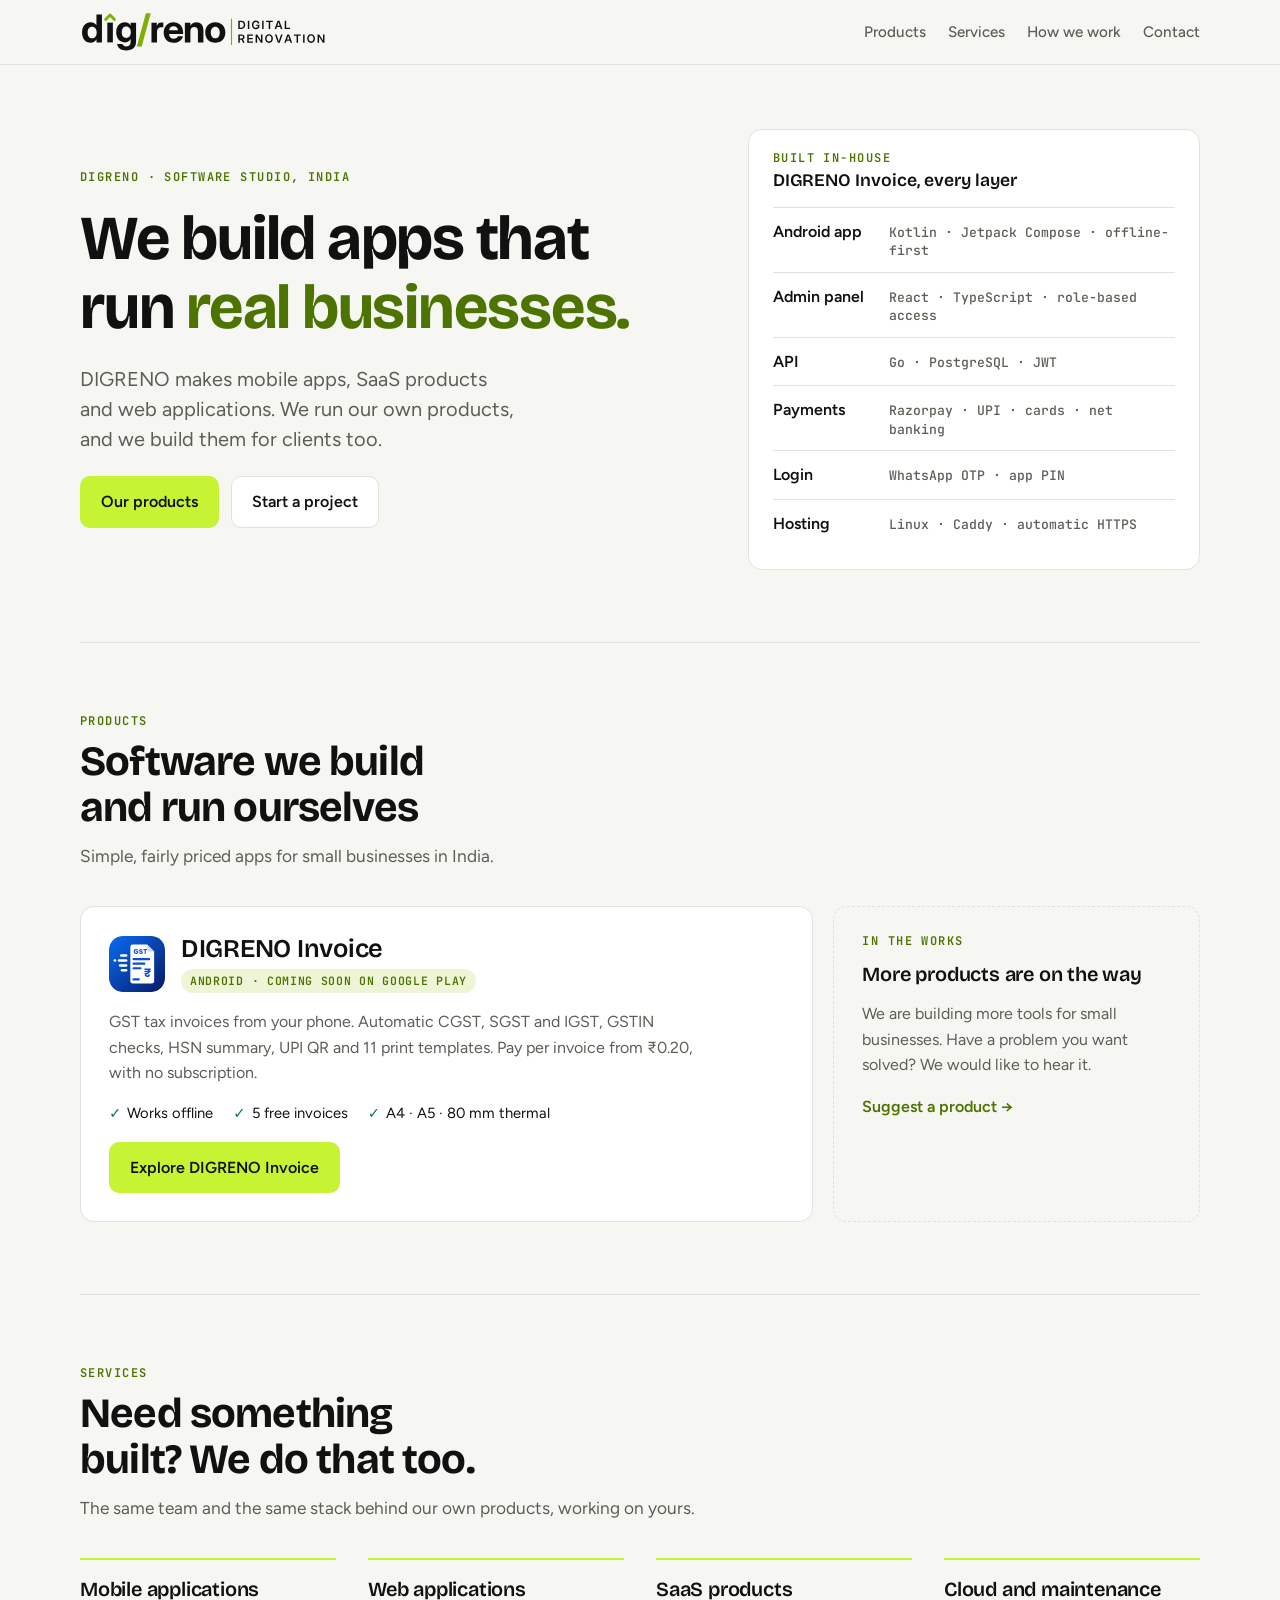
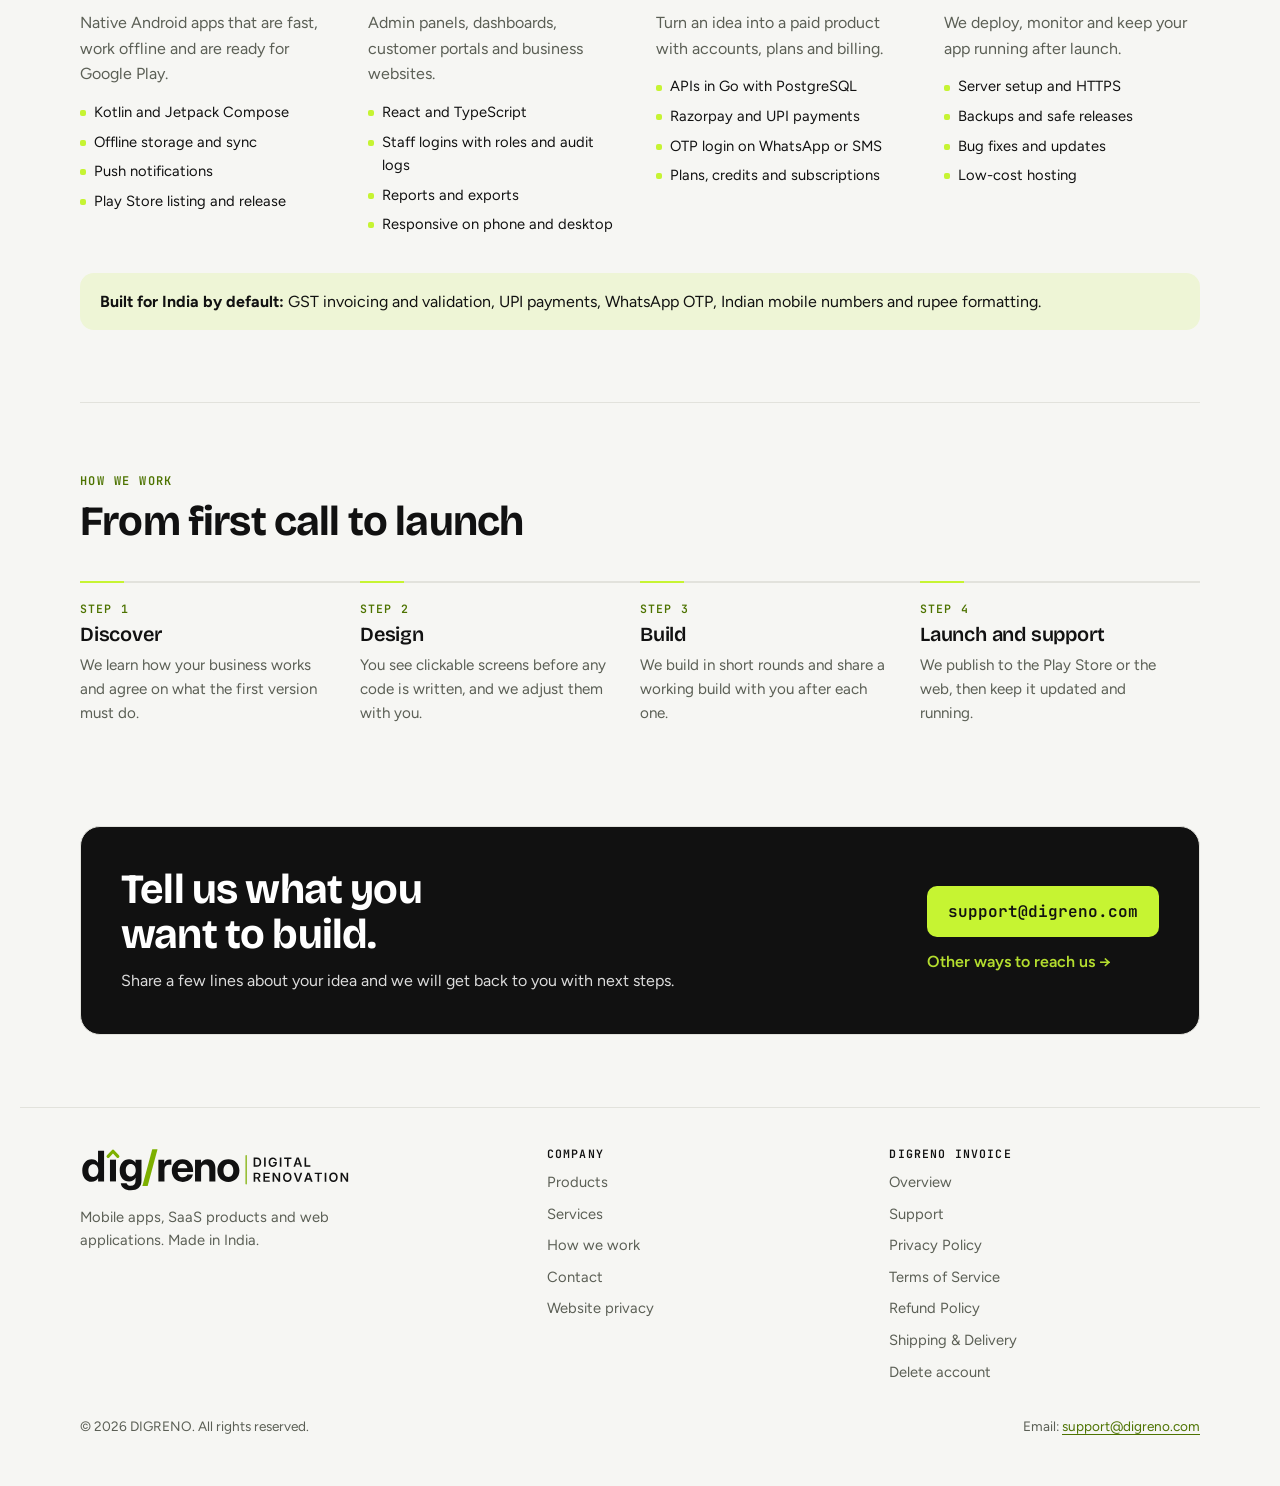
<file: index.html>
<!doctype html>
<html lang="en-IN" class="co">
<head>
<meta charset="utf-8">
<meta name="viewport" content="width=device-width, initial-scale=1, viewport-fit=cover">
<title>DIGRENO</title>
<meta name="description" content="DIGRENO builds mobile apps, SaaS products and web applications for businesses in India. Makers of DIGRENO Invoice.">
<link rel="canonical" href="https://digreno.com/">
<meta name="theme-color" content="#111111">
<meta property="og:type" content="website">
<meta property="og:site_name" content="DIGRENO">
<meta property="og:title" content="DIGRENO">
<meta property="og:description" content="DIGRENO builds mobile apps, SaaS products and web applications for businesses in India. Makers of DIGRENO Invoice.">
<meta property="og:url" content="https://digreno.com/">
<link rel="icon" href="/assets/digreno-mark.svg" type="image/svg+xml">
<link rel="icon" href="/favicon.ico" sizes="any">
<link rel="apple-touch-icon" href="/assets/apple-touch-icon.png">
<meta property="og:image" content="https://digreno.com/assets/og-digreno.png">
<meta property="og:image:width" content="1200">
<meta property="og:image:height" content="630">
<meta name="twitter:card" content="summary_large_image">
<link rel="preconnect" href="https://fonts.googleapis.com"><link rel="preconnect" href="https://fonts.gstatic.com" crossorigin><link rel="stylesheet" href="https://fonts.googleapis.com/css2?family=Bricolage+Grotesque:opsz,wght@12..96,600;12..96,700&family=Figtree:wght@400;500;600;700&family=JetBrains+Mono:wght@500;600;700&display=swap">
<link rel="stylesheet" href="/assets/site.css">
</head>
<body>
<a class="skip" href="#main">Skip to content</a>
<header class="site-header">
  <nav class="wrap nav" aria-label="Main">
    <a class="brand" href="/" aria-label="DigReno home"><img class="brand-logo brand-logo--light" src="/assets/digreno-lockup-light.svg" alt="DigReno, Digital Renovation" width="246" height="40"><img class="brand-logo brand-logo--dark" src="/assets/digreno-lockup-dark.svg" alt="" width="246" height="40"></a>
    <button class="nav-toggle" type="button" aria-expanded="false" aria-controls="nav-links">Menu</button>
    <div class="nav-links" id="nav-links"><a href="/#products">Products</a><a href="/#services">Services</a><a href="/#process">How we work</a><a href="/contact.html">Contact</a></div>
  </nav>
</header>
<main id="main" class="wrap">
  <section class="hero co-hero">
    <div class="hero-copy">
      <span class="eyebrow">DIGRENO · Software studio, India</span>
      <h1>We build apps that run <em>real businesses.</em></h1>
      <p class="lede">DIGRENO makes mobile apps, SaaS products and web applications. We run our own products, and we build them for clients too.</p>
      <div class="hero-actions">
        <a class="btn btn-primary" href="#products">Our products</a>
        <a class="btn btn-ghost" href="#contact">Start a project</a>
      </div>
    </div>

    <figure class="stack" aria-label="What we built for DIGRENO Invoice">
      <figcaption><span class="eyebrow">Built in-house</span><span class="stack-title">DIGRENO Invoice, every layer</span></figcaption>
      <ol class="layers">
        <li><span class="layer-name">Android app</span><span class="layer-tech">Kotlin · Jetpack Compose · offline-first</span></li>
        <li><span class="layer-name">Admin panel</span><span class="layer-tech">React · TypeScript · role-based access</span></li>
        <li><span class="layer-name">API</span><span class="layer-tech">Go · PostgreSQL · JWT</span></li>
        <li><span class="layer-name">Payments</span><span class="layer-tech">Razorpay · UPI · cards · net banking</span></li>
        <li><span class="layer-name">Login</span><span class="layer-tech">WhatsApp OTP · app PIN</span></li>
        <li><span class="layer-name">Hosting</span><span class="layer-tech">Linux · Caddy · automatic HTTPS</span></li>
      </ol>
    </figure>
  </section>

  <section class="band" id="products">
    <div class="section-head">
      <span class="eyebrow">Products</span>
      <h2>Software we build and run ourselves</h2>
      <p>Simple, fairly priced apps for small businesses in India.</p>
    </div>
    <div class="products">
      <article class="product">
        <div class="product-head">
          <img src="/assets/invoice-logo.svg" alt="" width="56" height="56">
          <div>
            <h3>DIGRENO Invoice</h3>
            <span class="status">Android · Coming soon on Google Play</span>
          </div>
        </div>
        <p>GST tax invoices from your phone. Automatic CGST, SGST and IGST, GSTIN checks, HSN summary, UPI QR and 11 print templates. Pay per invoice from ₹0.20, with no subscription.</p>
        <ul class="product-points">
          <li>Works offline</li><li>5 free invoices</li><li>A4 · A5 · 80 mm thermal</li>
        </ul>
        <a class="btn btn-primary" href="/invoice/">Explore DIGRENO Invoice</a>
      </article>
      <article class="product product-next">
        <span class="eyebrow">In the works</span>
        <h3>More products are on the way</h3>
        <p>We are building more tools for small businesses. Have a problem you want solved? We would like to hear it.</p>
        <a class="text-link" href="#contact">Suggest a product →</a>
      </article>
    </div>
  </section>

  <section class="band" id="services">
    <div class="section-head">
      <span class="eyebrow">Services</span>
      <h2>Need something built? We do that too.</h2>
      <p>The same team and the same stack behind our own products, working on yours.</p>
    </div>
    <div class="services">
      <div class="service">
        <h3>Mobile applications</h3>
        <p>Native Android apps that are fast, work offline and are ready for Google Play.</p>
        <ul><li>Kotlin and Jetpack Compose</li><li>Offline storage and sync</li><li>Push notifications</li><li>Play Store listing and release</li></ul>
      </div>
      <div class="service">
        <h3>Web applications</h3>
        <p>Admin panels, dashboards, customer portals and business websites.</p>
        <ul><li>React and TypeScript</li><li>Staff logins with roles and audit logs</li><li>Reports and exports</li><li>Responsive on phone and desktop</li></ul>
      </div>
      <div class="service">
        <h3>SaaS products</h3>
        <p>Turn an idea into a paid product with accounts, plans and billing.</p>
        <ul><li>APIs in Go with PostgreSQL</li><li>Razorpay and UPI payments</li><li>OTP login on WhatsApp or SMS</li><li>Plans, credits and subscriptions</li></ul>
      </div>
      <div class="service">
        <h3>Cloud and maintenance</h3>
        <p>We deploy, monitor and keep your app running after launch.</p>
        <ul><li>Server setup and HTTPS</li><li>Backups and safe releases</li><li>Bug fixes and updates</li><li>Low-cost hosting</li></ul>
      </div>
    </div>
    <p class="india-note"><strong>Built for India by default:</strong> GST invoicing and validation, UPI payments, WhatsApp OTP, Indian mobile numbers and rupee formatting.</p>
  </section>

  <section class="band" id="process">
    <div class="section-head">
      <span class="eyebrow">How we work</span>
      <h2>From first call to launch</h2>
    </div>
    <ol class="steps">
      <li><h3>Discover</h3><p>We learn how your business works and agree on what the first version must do.</p></li>
      <li><h3>Design</h3><p>You see clickable screens before any code is written, and we adjust them with you.</p></li>
      <li><h3>Build</h3><p>We build in short rounds and share a working build with you after each one.</p></li>
      <li><h3>Launch and support</h3><p>We publish to the Play Store or the web, then keep it updated and running.</p></li>
    </ol>
  </section>

  <section class="cta" id="contact">
    <div>
      <h2>Tell us what you want to build.</h2>
      <p>Share a few lines about your idea and we will get back to you with next steps.</p>
    </div>
    <div class="cta-actions">
      <a class="btn btn-light" href="mailto:support@digreno.com?subject=New%20project">support@digreno.com</a>
      <a class="text-link light" href="/contact.html">Other ways to reach us →</a>
    </div>
  </section>
</main>
<footer class="site-footer">
  <div class="wrap">
    <div class="footer-grid">
      <div>
        <a class="brand brand-footer" href="/" aria-label="DigReno home"><img class="brand-logo brand-logo--light" src="/assets/digreno-lockup-light.svg" alt="DigReno, Digital Renovation" width="246" height="40"><img class="brand-logo brand-logo--dark" src="/assets/digreno-lockup-dark.svg" alt="" width="246" height="40"></a>
        <p style="margin-top:14px;max-width:34ch">Mobile apps, SaaS products and web applications. Made in India.</p>
      </div>
      <div>
        <h4>Company</h4>
        <ul><li><a href="/#products">Products</a></li><li><a href="/#services">Services</a></li><li><a href="/#process">How we work</a></li><li><a href="/contact.html">Contact</a></li><li><a href="/privacy.html">Website privacy</a></li></ul>
      </div>
      <div>
        <h4>DIGRENO Invoice</h4>
        <ul><li><a href="/invoice/">Overview</a></li><li><a href="/invoice/support.html">Support</a></li><li><a href="/invoice/privacy.html">Privacy Policy</a></li><li><a href="/invoice/terms.html">Terms of Service</a></li><li><a href="/invoice/refund.html">Refund Policy</a></li><li><a href="/invoice/shipping.html">Shipping &amp; Delivery</a></li><li><a href="/invoice/delete-account.html">Delete account</a></li></ul>
      </div>
    </div>
    <div class="footer-base">
      <span>© <span data-year>2026</span> DIGRENO. All rights reserved.</span>
      <span>Email: <a href="mailto:support@digreno.com">support@digreno.com</a></span>
    </div>
  </div>
</footer>
<script src="/assets/site.js" defer></script>
</body>
</html>
</file>
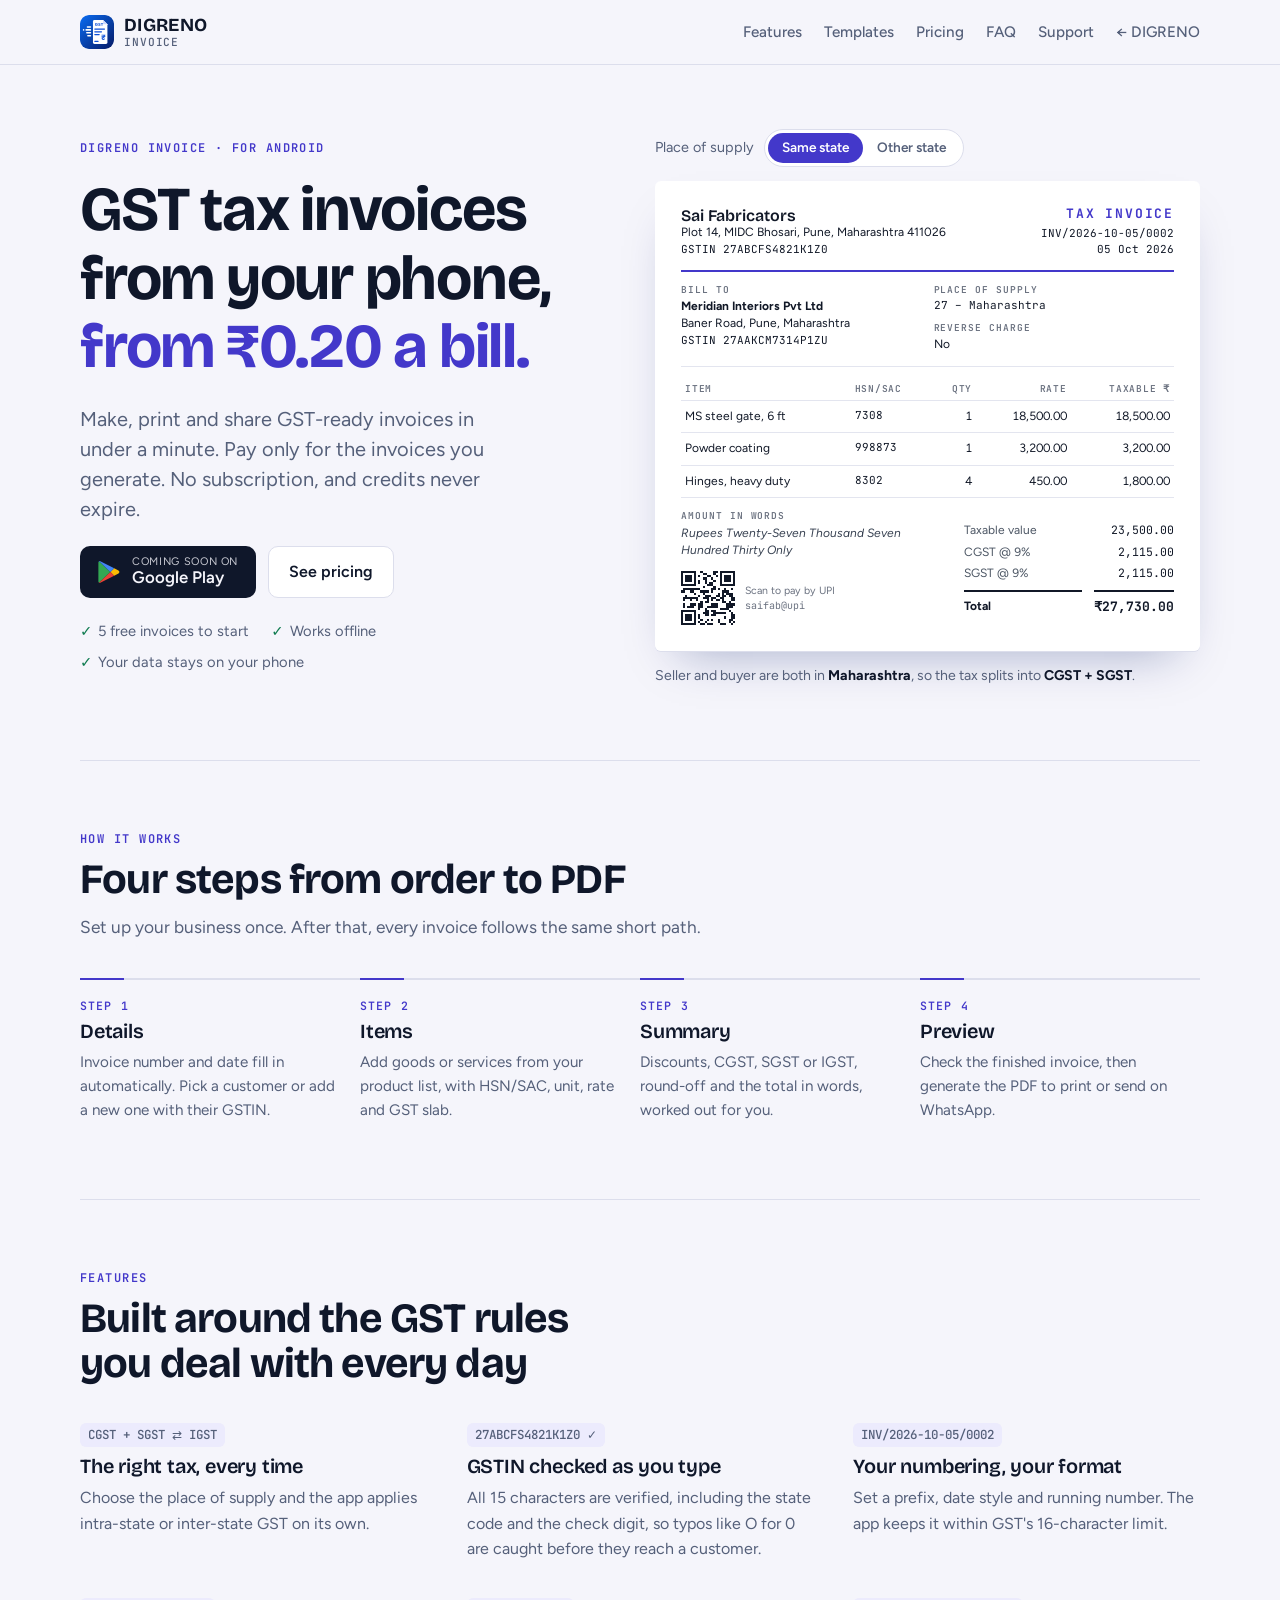
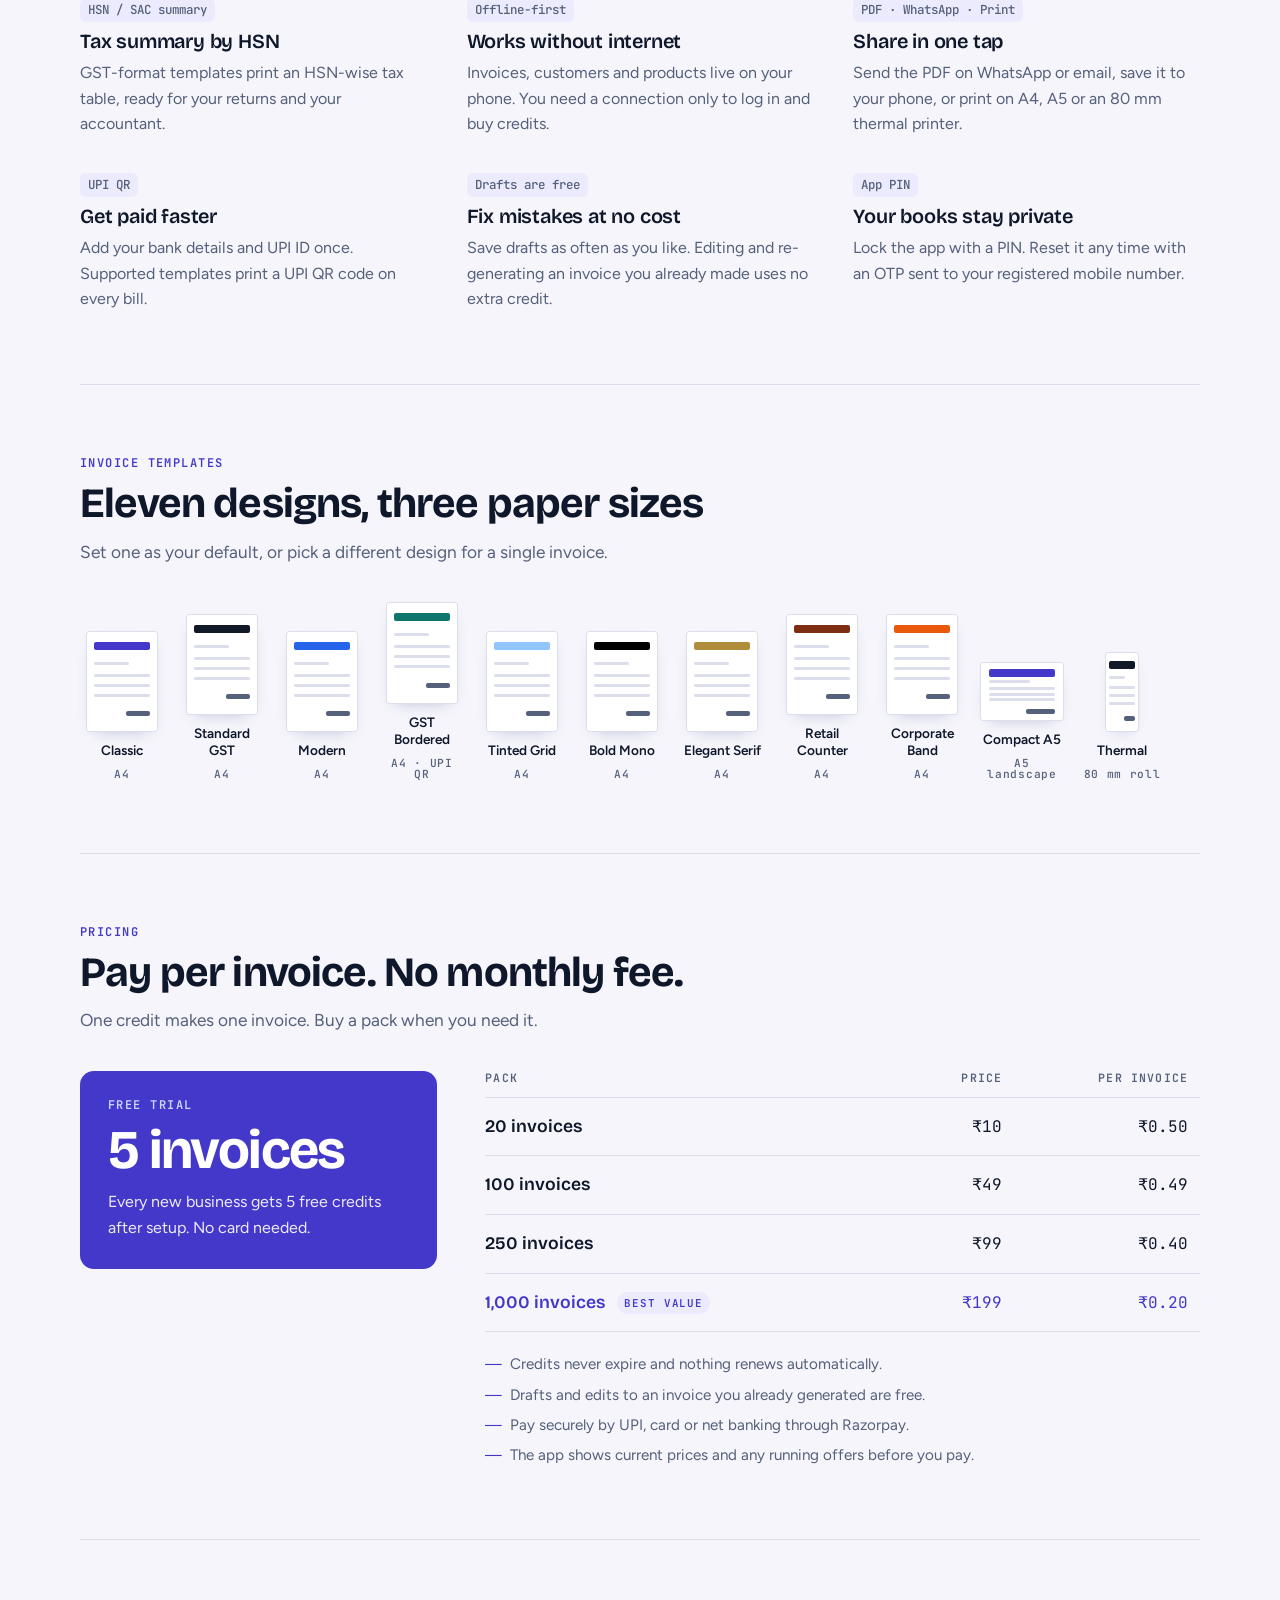
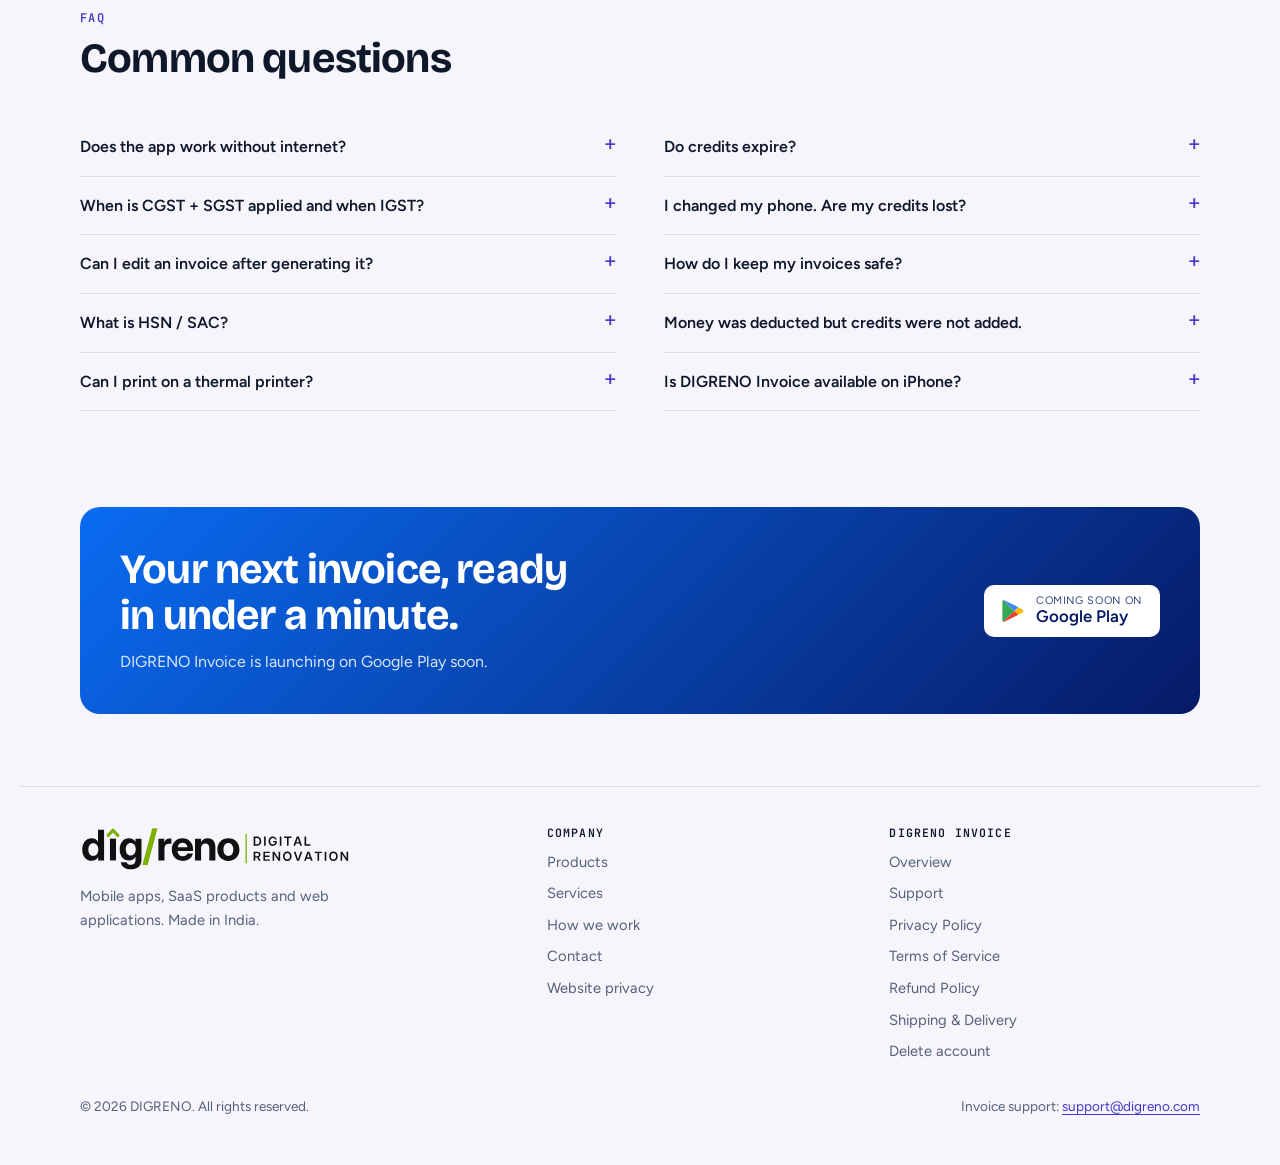
<file: invoice/index.html>
<!doctype html>
<html lang="en-IN">
<head>
<meta charset="utf-8">
<meta name="viewport" content="width=device-width, initial-scale=1, viewport-fit=cover">
<title>DIGRENO Invoice</title>
<meta name="description" content="GST invoicing app for Android. Make GST-ready tax invoices on your phone from ₹0.20 a bill, with CGST/SGST/IGST, HSN summary, UPI QR and thermal printing.">
<link rel="canonical" href="https://digreno.com/invoice/">
<meta name="theme-color" content="#4338CA">
<meta property="og:type" content="website">
<meta property="og:site_name" content="DIGRENO">
<meta property="og:title" content="DIGRENO Invoice">
<meta property="og:description" content="GST invoicing app for Android. Make GST-ready tax invoices on your phone from ₹0.20 a bill, with CGST/SGST/IGST, HSN summary, UPI QR and thermal printing.">
<meta property="og:url" content="https://digreno.com/invoice/">
<link rel="icon" href="/assets/invoice-logo.svg" type="image/svg+xml">
<link rel="preconnect" href="https://fonts.googleapis.com"><link rel="preconnect" href="https://fonts.gstatic.com" crossorigin><link rel="stylesheet" href="https://fonts.googleapis.com/css2?family=Bricolage+Grotesque:opsz,wght@12..96,600;12..96,700&family=Figtree:wght@400;500;600;700&family=JetBrains+Mono:wght@500;600;700&display=swap">
<link rel="stylesheet" href="/assets/site.css">
</head>
<body>
<a class="skip" href="#main">Skip to content</a>
<header class="site-header">
  <nav class="wrap nav" aria-label="Main">
    <a class="brand" href="/invoice/"><img src="/assets/invoice-logo.svg" alt="" width="34" height="34"><span>DIGRENO<small>Invoice</small></span></a>
    <button class="nav-toggle" type="button" aria-expanded="false" aria-controls="nav-links">Menu</button>
    <div class="nav-links" id="nav-links"><a href="/invoice/#features">Features</a><a href="/invoice/#templates">Templates</a><a href="/invoice/#pricing">Pricing</a><a href="/invoice/#faq">FAQ</a><a href="/invoice/support.html">Support</a><a class="subnav-crumb" href="/">← DIGRENO</a></div>
  </nav>
</header>
<main id="main" class="wrap">
  <section class="hero">
    <div class="hero-copy">
      <span class="eyebrow">DIGRENO Invoice · for Android</span>
      <h1>GST tax invoices from your phone, <em>from ₹0.20 a bill.</em></h1>
      <p class="lede">Make, print and share GST-ready invoices in under a minute. Pay only for the invoices you generate. No subscription, and credits never expire.</p>
      <div class="hero-actions">
        <a class="play-badge" href="#download" aria-disabled="true">
          <svg viewBox="0 0 22 24" aria-hidden="true"><path fill="#34A853" d="M1 1.2 12.4 12 1 22.8c-.4-.2-.6-.7-.6-1.2V2.4c0-.5.2-1 .6-1.2Z"/><path fill="#FBBC04" d="m16.2 8.2-3.8 3.8 3.8 3.8 4.3-2.4c1.2-.7 1.2-2.1 0-2.8l-4.3-2.4Z"/><path fill="#4285F4" d="M1 1.2c.3-.2.8-.2 1.3.1l13.9 6.9-3.8 3.8L1 1.2Z"/><path fill="#EA4335" d="M1 22.8 12.4 12l3.8 3.8-13.9 6.9c-.5.3-1 .3-1.3.1Z"/></svg>
          <span><small>Coming soon on</small><strong>Google Play</strong></span>
        </a>
        <a class="btn btn-ghost" href="#pricing">See pricing</a>
      </div>
      <ul class="hero-facts">
        <li>5 free invoices to start</li>
        <li>Works offline</li>
        <li>Your data stays on your phone</li>
      </ul>
    </div>

    <div class="demo" aria-label="Sample invoice made with DIGRENO Invoice">
      <div class="pos-switch">
        <span>Place of supply</span>
        <span class="seg" role="group" aria-label="Place of supply">
          <button type="button" data-pos="intra" aria-pressed="true">Same state</button>
          <button type="button" data-pos="inter" aria-pressed="false">Other state</button>
        </span>
      </div>
      <div class="invoice-scroll">
        <article class="invoice" id="demo-invoice">
          <div class="inv-top">
            <div>
              <h3>Sai Fabricators</h3>
              <div>Plot 14, MIDC Bhosari, Pune, Maharashtra 411026</div>
              <div class="mono">GSTIN 27ABCFS4821K1Z0</div>
            </div>
            <div class="inv-title">
              <b>TAX INVOICE</b>
              <div class="mono">INV/2026-10-05/0002</div>
              <div class="mono">05 Oct 2026</div>
            </div>
          </div>
          <div class="inv-meta">
            <div>
              <div class="lbl">Bill to</div>
              <div><strong>Meridian Interiors Pvt Ltd</strong></div>
              <div id="buyer-addr">Baner Road, Pune, Maharashtra</div>
              <div class="mono">GSTIN <span id="buyer-gstin">27AAKCM7314P1ZU</span></div>
            </div>
            <div>
              <div class="lbl">Place of supply</div>
              <div class="mono" id="inv-pos">27 – Maharashtra</div>
              <div class="lbl" style="margin-top:8px">Reverse charge</div>
              <div>No</div>
            </div>
          </div>
          <table class="inv-items">
            <thead><tr><th>Item</th><th>HSN/SAC</th><th class="num">Qty</th><th class="num">Rate</th><th class="num">Taxable ₹</th></tr></thead>
            <tbody>
              <tr><td>MS steel gate, 6 ft</td><td class="mono">7308</td><td class="num">1</td><td class="num">18,500.00</td><td class="num">18,500.00</td></tr>
              <tr><td>Powder coating</td><td class="mono">998873</td><td class="num">1</td><td class="num">3,200.00</td><td class="num">3,200.00</td></tr>
              <tr><td>Hinges, heavy duty</td><td class="mono">8302</td><td class="num">4</td><td class="num">450.00</td><td class="num">1,800.00</td></tr>
            </tbody>
          </table>
          <div class="inv-bottom">
            <div>
              <div class="lbl" style="font:600 9.5px/1.2 var(--f-mono);letter-spacing:.1em;text-transform:uppercase;color:#6B7280;margin-bottom:3px">Amount in words</div>
              <div class="inv-words">Rupees Twenty-Seven Thousand Seven Hundred Thirty Only</div>
              <div class="inv-upi"><canvas id="upi-qr" width="25" height="25" aria-hidden="true"></canvas><span>Scan to pay by UPI<br><span class="mono" style="font-size:10px">saifab@upi</span></span></div>
            </div>
            <dl class="inv-totals">
              <dt>Taxable value</dt><dd>23,500.00</dd>
              <div id="tax-rows" style="display:contents"></div>
              <dt class="grand">Total</dt><dd class="grand">₹27,730.00</dd>
            </dl>
          </div>
        </article>
      </div>
      <p class="demo-note" id="demo-explain" aria-live="polite">Seller and buyer are both in <b>Maharashtra</b>, so the tax splits into <b>CGST + SGST</b>.</p>
    </div>
  </section>

  <section class="band" id="how">
    <div class="section-head">
      <span class="eyebrow">How it works</span>
      <h2>Four steps from order to PDF</h2>
      <p>Set up your business once. After that, every invoice follows the same short path.</p>
    </div>
    <ol class="steps">
      <li><h3>Details</h3><p>Invoice number and date fill in automatically. Pick a customer or add a new one with their GSTIN.</p></li>
      <li><h3>Items</h3><p>Add goods or services from your product list, with HSN/SAC, unit, rate and GST slab.</p></li>
      <li><h3>Summary</h3><p>Discounts, CGST, SGST or IGST, round-off and the total in words, worked out for you.</p></li>
      <li><h3>Preview</h3><p>Check the finished invoice, then generate the PDF to print or send on WhatsApp.</p></li>
    </ol>
  </section>

  <section class="band" id="features">
    <div class="section-head">
      <span class="eyebrow">Features</span>
      <h2>Built around the GST rules you deal with every day</h2>
    </div>
    <div class="features">
      <div class="feature"><span class="tag">CGST + SGST ⇄ IGST</span><h3>The right tax, every time</h3><p>Choose the place of supply and the app applies intra-state or inter-state GST on its own.</p></div>
      <div class="feature"><span class="tag">27ABCFS4821K1Z0 ✓</span><h3>GSTIN checked as you type</h3><p>All 15 characters are verified, including the state code and the check digit, so typos like O for 0 are caught before they reach a customer.</p></div>
      <div class="feature"><span class="tag">INV/2026-10-05/0002</span><h3>Your numbering, your format</h3><p>Set a prefix, date style and running number. The app keeps it within GST's 16-character limit.</p></div>
      <div class="feature"><span class="tag">HSN / SAC summary</span><h3>Tax summary by HSN</h3><p>GST-format templates print an HSN-wise tax table, ready for your returns and your accountant.</p></div>
      <div class="feature"><span class="tag">Offline-first</span><h3>Works without internet</h3><p>Invoices, customers and products live on your phone. You need a connection only to log in and buy credits.</p></div>
      <div class="feature"><span class="tag">PDF · WhatsApp · Print</span><h3>Share in one tap</h3><p>Send the PDF on WhatsApp or email, save it to your phone, or print on A4, A5 or an 80 mm thermal printer.</p></div>
      <div class="feature"><span class="tag">UPI QR</span><h3>Get paid faster</h3><p>Add your bank details and UPI ID once. Supported templates print a UPI QR code on every bill.</p></div>
      <div class="feature"><span class="tag">Drafts are free</span><h3>Fix mistakes at no cost</h3><p>Save drafts as often as you like. Editing and re-generating an invoice you already made uses no extra credit.</p></div>
      <div class="feature"><span class="tag">App PIN</span><h3>Your books stay private</h3><p>Lock the app with a PIN. Reset it any time with an OTP sent to your registered mobile number.</p></div>
    </div>
  </section>

  <section class="band" id="templates">
    <div class="section-head">
      <span class="eyebrow">Invoice templates</span>
      <h2>Eleven designs, three paper sizes</h2>
      <p>Set one as your default, or pick a different design for a single invoice.</p>
    </div>
    <div class="papers">
      <div class="paper"><div class="sheet"><i></i><i></i><i></i><i></i><i></i><i></i></div><b>Classic</b><small>A4</small></div>
      <div class="paper"><div class="sheet" style="--accent-paper:#111827"><i></i><i></i><i></i><i></i><i></i><i></i></div><b>Standard GST</b><small>A4</small></div>
      <div class="paper"><div class="sheet" style="--accent-paper:#2563EB"><i></i><i></i><i></i><i></i><i></i><i></i></div><b>Modern</b><small>A4</small></div>
      <div class="paper"><div class="sheet" style="--accent-paper:#0F766E"><i></i><i></i><i></i><i></i><i></i><i></i></div><b>GST Bordered</b><small>A4 · UPI QR</small></div>
      <div class="paper"><div class="sheet" style="--accent-paper:#93C5FD"><i></i><i></i><i></i><i></i><i></i><i></i></div><b>Tinted Grid</b><small>A4</small></div>
      <div class="paper"><div class="sheet" style="--accent-paper:#000"><i></i><i></i><i></i><i></i><i></i><i></i></div><b>Bold Mono</b><small>A4</small></div>
      <div class="paper"><div class="sheet" style="--accent-paper:#B08D3C"><i></i><i></i><i></i><i></i><i></i><i></i></div><b>Elegant Serif</b><small>A4</small></div>
      <div class="paper"><div class="sheet" style="--accent-paper:#7C2D12"><i></i><i></i><i></i><i></i><i></i><i></i></div><b>Retail Counter</b><small>A4</small></div>
      <div class="paper"><div class="sheet" style="--accent-paper:#EA580C"><i></i><i></i><i></i><i></i><i></i><i></i></div><b>Corporate Band</b><small>A4</small></div>
      <div class="paper a5"><div class="sheet"><i></i><i></i><i></i><i></i><i></i><i></i></div><b>Compact A5</b><small>A5 landscape</small></div>
      <div class="paper roll"><div class="sheet" style="--accent-paper:#111827"><i></i><i></i><i></i><i></i><i></i><i></i></div><b>Thermal</b><small>80 mm roll</small></div>
    </div>
  </section>

  <section class="band" id="pricing">
    <div class="section-head">
      <span class="eyebrow">Pricing</span>
      <h2>Pay per invoice. No monthly fee.</h2>
      <p>One credit makes one invoice. Buy a pack when you need it.</p>
    </div>
    <div class="pricing">
      <div class="trial">
        <span class="eyebrow" style="color:#C9D8FF">Free trial</span>
        <div class="big">5 invoices</div>
        <p>Every new business gets 5 free credits after setup. No card needed.</p>
      </div>
      <div class="packs-wrap">
        <table class="packs">
          <thead><tr><th>Pack</th><th class="num">Price</th><th class="num">Per invoice</th></tr></thead>
          <tbody>
            <tr><td>20 invoices</td><td class="num">₹10</td><td class="num">₹0.50</td></tr>
            <tr><td>100 invoices</td><td class="num">₹49</td><td class="num">₹0.49</td></tr>
            <tr><td>250 invoices</td><td class="num">₹99</td><td class="num">₹0.40</td></tr>
            <tr class="best"><td>1,000 invoices <span class="pill">Best value</span></td><td class="num">₹199</td><td class="num">₹0.20</td></tr>
          </tbody>
        </table>
        <ul class="pricing-notes">
          <li>Credits never expire and nothing renews automatically.</li>
          <li>Drafts and edits to an invoice you already generated are free.</li>
          <li>Pay securely by UPI, card or net banking through Razorpay.</li>
          <li>The app shows current prices and any running offers before you pay.</li>
        </ul>
      </div>
    </div>
  </section>

  <section class="band" id="faq">
    <div class="section-head">
      <span class="eyebrow">FAQ</span>
      <h2>Common questions</h2>
    </div>
    <div class="faq">
      <div>
        <details><summary>Does the app work without internet?</summary><p>Yes. Invoices, customers and products are stored on your phone and work offline. You need internet to log in, buy credits and sync your credit balance.</p></details>
        <details><summary>When is CGST + SGST applied and when IGST?</summary><p>If the place of supply is in the same state as your business, CGST and SGST are applied. If it is a different state, IGST is applied. The app decides this from the place of supply you select.</p></details>
        <details><summary>Can I edit an invoice after generating it?</summary><p>Yes. Open the invoice and tap Edit. Updating an invoice you already generated does not use another credit.</p></details>
        <details><summary>What is HSN / SAC?</summary><p>HSN codes classify goods and SAC codes classify services. Enter 4, 6 or 8 digits as your turnover requires. Service codes usually start with 99.</p></details>
        <details><summary>Can I print on a thermal printer?</summary><p>Yes. The Thermal template is laid out for 80 mm receipt printers. A4 and A5 templates print on any regular printer.</p></details>
      </div>
      <div>
        <details><summary>Do credits expire?</summary><p>No. Purchased credits do not expire. Every pack is a one-time purchase and nothing renews automatically.</p></details>
        <details><summary>I changed my phone. Are my credits lost?</summary><p>No. Your credit balance is kept on our server. Log in with the same mobile number and your balance comes back automatically.</p></details>
        <details><summary>How do I keep my invoices safe?</summary><p>Your invoices are stored on your phone. Keep Android backup turned on for your Google account so app data is restored on a new phone. You can also export a backup from Settings.</p></details>
        <details><summary>Money was deducted but credits were not added.</summary><p>Credits usually appear within a few minutes once the bank confirms. In the app, open Help → Payment issues and tap Check status. Purchases are final, but you always get the credits you paid for. See our <a href="refund.html">refund policy</a>.</p></details>
        <details><summary>Is DIGRENO Invoice available on iPhone?</summary><p>Not yet. The app is launching on Android first.</p></details>
      </div>
    </div>
  </section>

  <section class="cta" id="download">
    <div>
      <h2>Your next invoice, ready in under a minute.</h2>
      <p>DIGRENO Invoice is launching on Google Play soon.</p>
    </div>
    <a class="play-badge" href="#download" aria-disabled="true">
      <svg viewBox="0 0 22 24" aria-hidden="true"><path fill="#34A853" d="M1 1.2 12.4 12 1 22.8c-.4-.2-.6-.7-.6-1.2V2.4c0-.5.2-1 .6-1.2Z"/><path fill="#FBBC04" d="m16.2 8.2-3.8 3.8 3.8 3.8 4.3-2.4c1.2-.7 1.2-2.1 0-2.8l-4.3-2.4Z"/><path fill="#4285F4" d="M1 1.2c.3-.2.8-.2 1.3.1l13.9 6.9-3.8 3.8L1 1.2Z"/><path fill="#EA4335" d="M1 22.8 12.4 12l3.8 3.8-13.9 6.9c-.5.3-1 .3-1.3.1Z"/></svg>
      <span><small>Coming soon on</small><strong>Google Play</strong></span>
    </a>
  </section>
</main>
<footer class="site-footer">
  <div class="wrap">
    <div class="footer-grid">
      <div>
        <a class="brand brand-footer" href="/" aria-label="DigReno home"><img class="brand-logo brand-logo--light" src="/assets/digreno-lockup-light.svg" alt="DigReno, Digital Renovation" width="246" height="40"><img class="brand-logo brand-logo--dark" src="/assets/digreno-lockup-dark.svg" alt="" width="246" height="40"></a>
        <p style="margin-top:14px;max-width:34ch">Mobile apps, SaaS products and web applications. Made in India.</p>
      </div>
      <div>
        <h4>Company</h4>
        <ul><li><a href="/#products">Products</a></li><li><a href="/#services">Services</a></li><li><a href="/#process">How we work</a></li><li><a href="/contact.html">Contact</a></li><li><a href="/privacy.html">Website privacy</a></li></ul>
      </div>
      <div>
        <h4>DIGRENO Invoice</h4>
        <ul><li><a href="/invoice/">Overview</a></li><li><a href="/invoice/support.html">Support</a></li><li><a href="/invoice/privacy.html">Privacy Policy</a></li><li><a href="/invoice/terms.html">Terms of Service</a></li><li><a href="/invoice/refund.html">Refund Policy</a></li><li><a href="/invoice/shipping.html">Shipping &amp; Delivery</a></li><li><a href="/invoice/delete-account.html">Delete account</a></li></ul>
      </div>
    </div>
    <div class="footer-base">
      <span>© <span data-year>2026</span> DIGRENO. All rights reserved.</span>
      <span>Invoice support: <a href="mailto:support@digreno.com">support@digreno.com</a></span>
    </div>
  </div>
</footer>
<script src="/assets/site.js" defer></script>
</body>
</html>
</file>
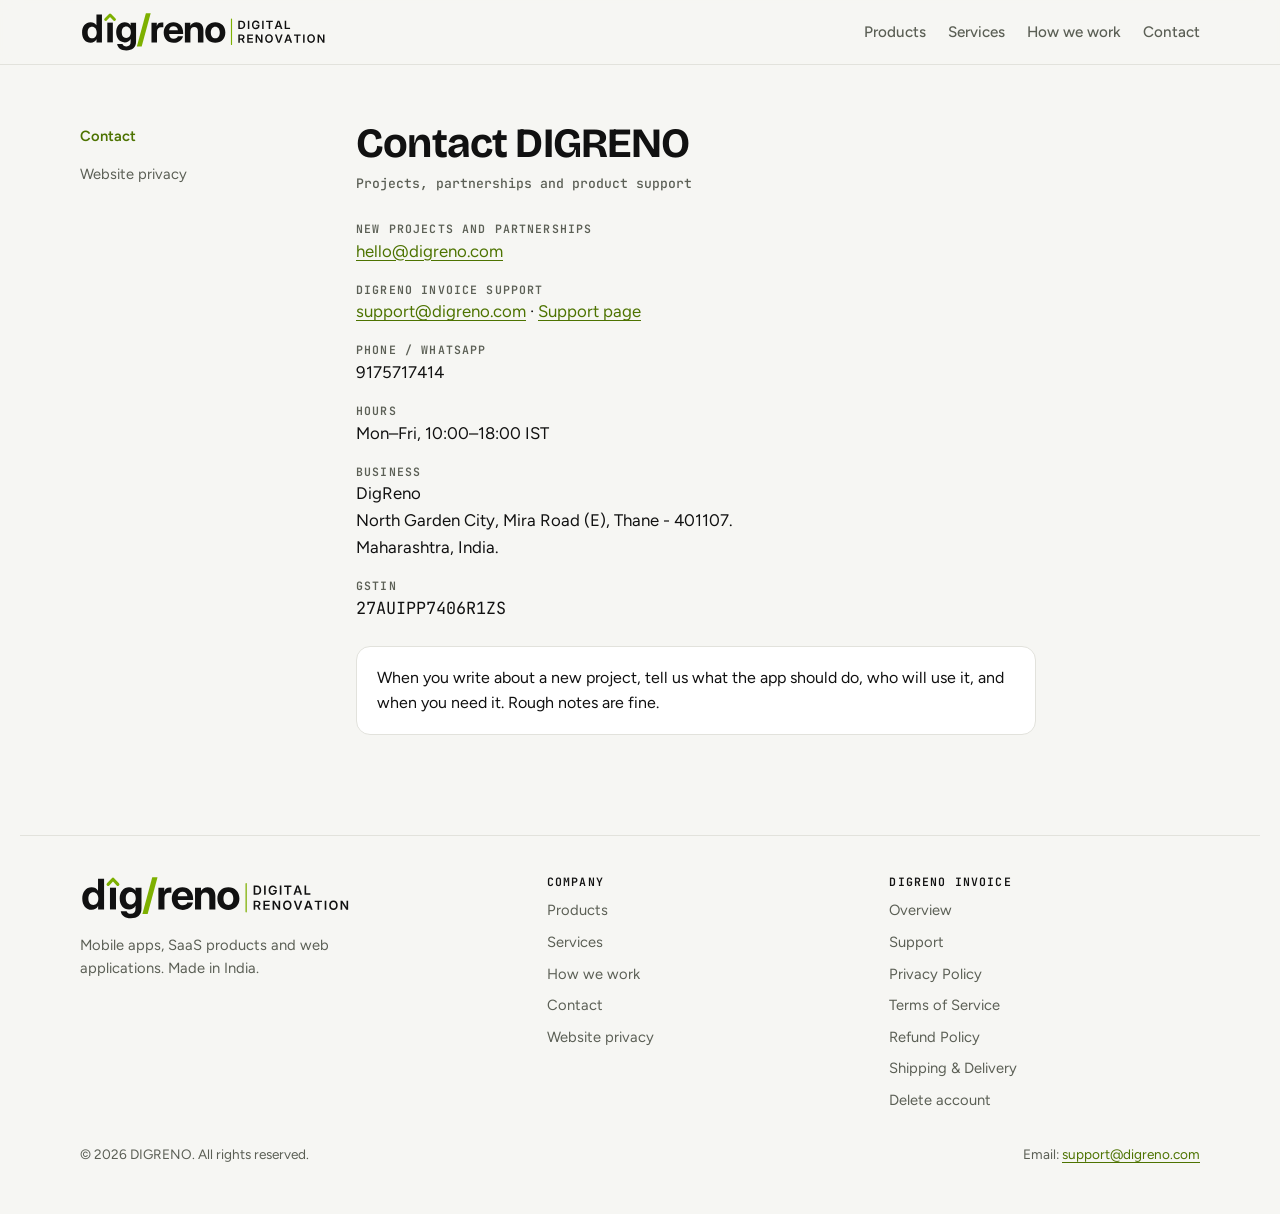
<file: contact.html>
<!doctype html>
<html lang="en-IN" class="co">
<head>
<meta charset="utf-8">
<meta name="viewport" content="width=device-width, initial-scale=1, viewport-fit=cover">
<title>Contact · DIGRENO</title>
<meta name="description" content="Contact DIGRENO about a new project, a partnership or product support.">
<link rel="canonical" href="https://digreno.com/contact.html">
<meta name="theme-color" content="#111111">
<meta property="og:type" content="website">
<meta property="og:site_name" content="DIGRENO">
<meta property="og:title" content="Contact · DIGRENO">
<meta property="og:description" content="Contact DIGRENO about a new project, a partnership or product support.">
<meta property="og:url" content="https://digreno.com/contact.html">
<link rel="icon" href="/assets/digreno-mark.svg" type="image/svg+xml">
<link rel="icon" href="/favicon.ico" sizes="any">
<link rel="apple-touch-icon" href="/assets/apple-touch-icon.png">
<meta property="og:image" content="https://digreno.com/assets/og-digreno.png">
<meta property="og:image:width" content="1200">
<meta property="og:image:height" content="630">
<meta name="twitter:card" content="summary_large_image">
<link rel="preconnect" href="https://fonts.googleapis.com"><link rel="preconnect" href="https://fonts.gstatic.com" crossorigin><link rel="stylesheet" href="https://fonts.googleapis.com/css2?family=Bricolage+Grotesque:opsz,wght@12..96,600;12..96,700&family=Figtree:wght@400;500;600;700&family=JetBrains+Mono:wght@500;600;700&display=swap">
<link rel="stylesheet" href="/assets/site.css">
</head>
<body>
<a class="skip" href="#main">Skip to content</a>
<header class="site-header">
  <nav class="wrap nav" aria-label="Main">
    <a class="brand" href="/" aria-label="DigReno home"><img class="brand-logo brand-logo--light" src="/assets/digreno-lockup-light.svg" alt="DigReno, Digital Renovation" width="246" height="40"><img class="brand-logo brand-logo--dark" src="/assets/digreno-lockup-dark.svg" alt="" width="246" height="40"></a>
    <button class="nav-toggle" type="button" aria-expanded="false" aria-controls="nav-links">Menu</button>
    <div class="nav-links" id="nav-links"><a href="/#products">Products</a><a href="/#services">Services</a><a href="/#process">How we work</a><a href="/contact.html">Contact</a></div>
  </nav>
</header>
<main id="main" class="wrap doc"><nav class="doc-side" aria-label="Company"><a href="/contact.html" aria-current="page">Contact</a><a href="/privacy.html">Website privacy</a></nav><article class="doc-body"><h1>Contact DIGRENO</h1>
<span class="updated">Projects, partnerships and product support</span>
<dl class="contact-list">
  <div><dt>New projects and partnerships</dt><dd><a href="mailto:hello@digreno.com">hello@digreno.com</a></dd></div>
  <div><dt>DIGRENO Invoice support</dt><dd><a href="mailto:support@digreno.com">support@digreno.com</a> · <a href="/invoice/support.html">Support page</a></dd></div>
  <div><dt>Phone / WhatsApp</dt><dd>9175717414</dd></div>
  <div><dt>Hours</dt><dd>Mon–Fri, 10:00–18:00 IST</dd></div>
  <div><dt>Business</dt><dd>DigReno<br>North Garden City, Mira Road (E), Thane - 401107.<br>Maharashtra, India.</dd></div>
  <div><dt>GSTIN</dt><dd class="mono">27AUIPP7406R1ZS</dd></div>
</dl>
<div class="callout">When you write about a new project, tell us what the app should do, who will use it, and when you need it. Rough notes are fine.</div>
</article></main>
<footer class="site-footer">
  <div class="wrap">
    <div class="footer-grid">
      <div>
        <a class="brand brand-footer" href="/" aria-label="DigReno home"><img class="brand-logo brand-logo--light" src="/assets/digreno-lockup-light.svg" alt="DigReno, Digital Renovation" width="246" height="40"><img class="brand-logo brand-logo--dark" src="/assets/digreno-lockup-dark.svg" alt="" width="246" height="40"></a>
        <p style="margin-top:14px;max-width:34ch">Mobile apps, SaaS products and web applications. Made in India.</p>
      </div>
      <div>
        <h4>Company</h4>
        <ul><li><a href="/#products">Products</a></li><li><a href="/#services">Services</a></li><li><a href="/#process">How we work</a></li><li><a href="/contact.html">Contact</a></li><li><a href="/privacy.html">Website privacy</a></li></ul>
      </div>
      <div>
        <h4>DIGRENO Invoice</h4>
        <ul><li><a href="/invoice/">Overview</a></li><li><a href="/invoice/support.html">Support</a></li><li><a href="/invoice/privacy.html">Privacy Policy</a></li><li><a href="/invoice/terms.html">Terms of Service</a></li><li><a href="/invoice/refund.html">Refund Policy</a></li><li><a href="/invoice/shipping.html">Shipping &amp; Delivery</a></li><li><a href="/invoice/delete-account.html">Delete account</a></li></ul>
      </div>
    </div>
    <div class="footer-base">
      <span>© <span data-year>2026</span> DIGRENO. All rights reserved.</span>
      <span>Email: <a href="mailto:support@digreno.com">support@digreno.com</a></span>
    </div>
  </div>
</footer>
<script src="/assets/site.js" defer></script>
</body>
</html>
</file>
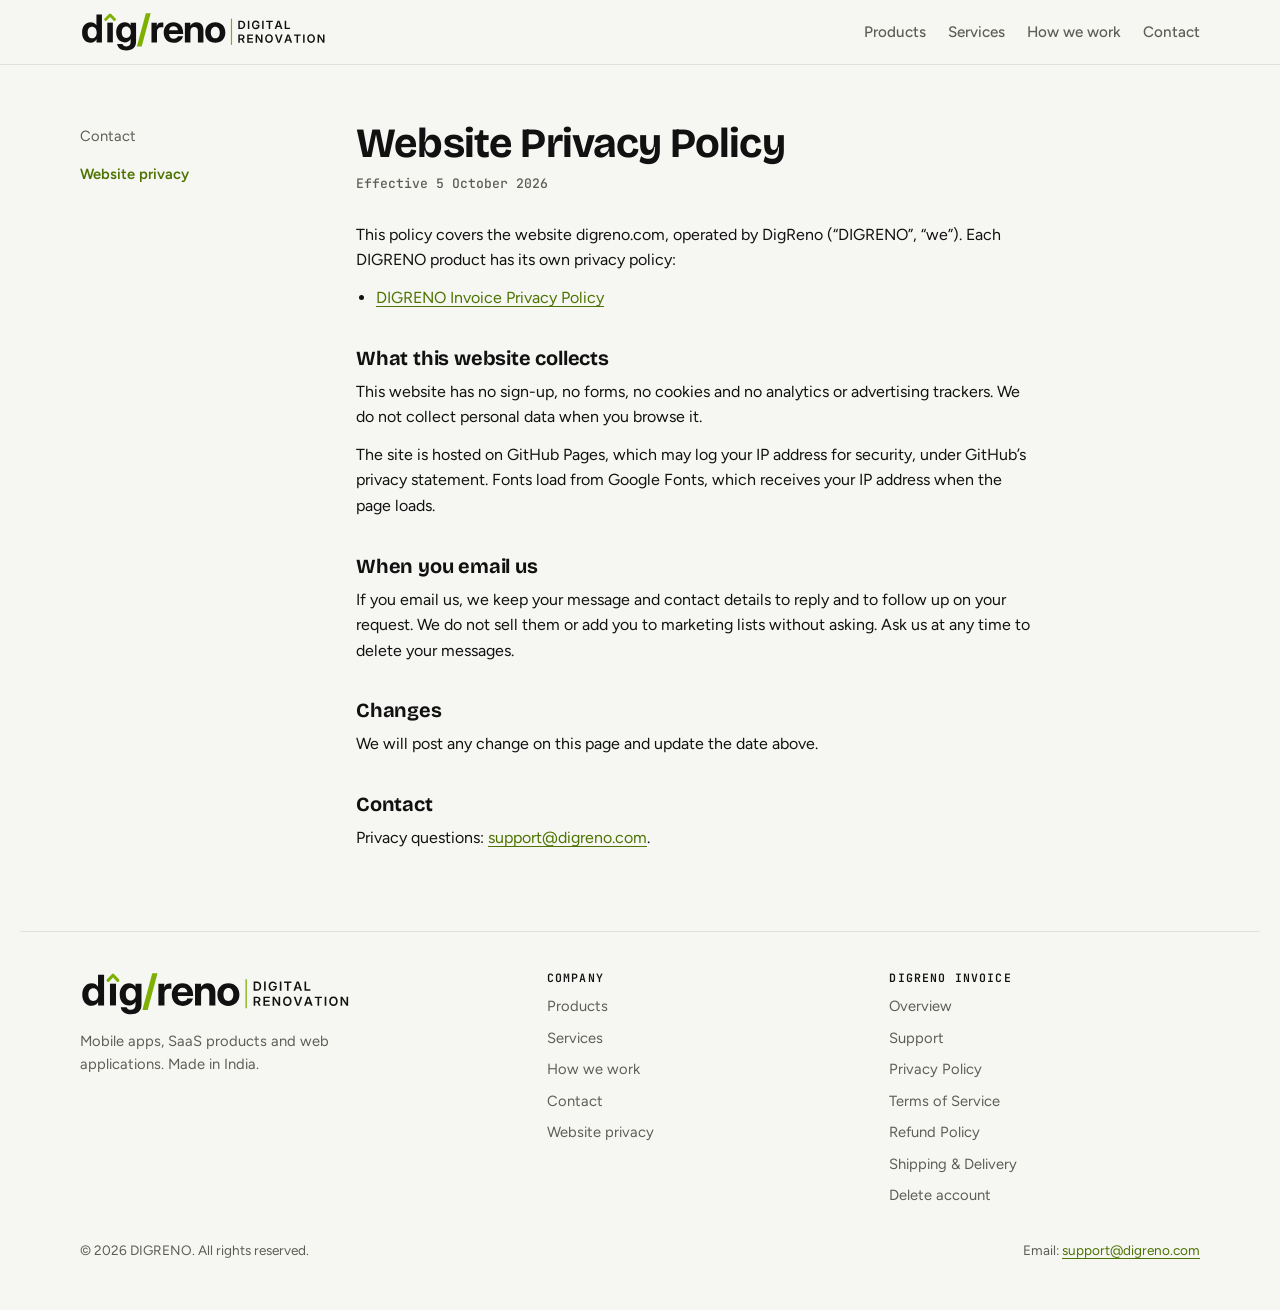
<file: privacy.html>
<!doctype html>
<html lang="en-IN" class="co">
<head>
<meta charset="utf-8">
<meta name="viewport" content="width=device-width, initial-scale=1, viewport-fit=cover">
<title>Website Privacy · DIGRENO</title>
<meta name="description" content="Privacy policy for the digreno.com website.">
<link rel="canonical" href="https://digreno.com/privacy.html">
<meta name="theme-color" content="#111111">
<meta property="og:type" content="website">
<meta property="og:site_name" content="DIGRENO">
<meta property="og:title" content="Website Privacy · DIGRENO">
<meta property="og:description" content="Privacy policy for the digreno.com website.">
<meta property="og:url" content="https://digreno.com/privacy.html">
<link rel="icon" href="/assets/digreno-mark.svg" type="image/svg+xml">
<link rel="icon" href="/favicon.ico" sizes="any">
<link rel="apple-touch-icon" href="/assets/apple-touch-icon.png">
<meta property="og:image" content="https://digreno.com/assets/og-digreno.png">
<meta property="og:image:width" content="1200">
<meta property="og:image:height" content="630">
<meta name="twitter:card" content="summary_large_image">
<link rel="preconnect" href="https://fonts.googleapis.com"><link rel="preconnect" href="https://fonts.gstatic.com" crossorigin><link rel="stylesheet" href="https://fonts.googleapis.com/css2?family=Bricolage+Grotesque:opsz,wght@12..96,600;12..96,700&family=Figtree:wght@400;500;600;700&family=JetBrains+Mono:wght@500;600;700&display=swap">
<link rel="stylesheet" href="/assets/site.css">
</head>
<body>
<a class="skip" href="#main">Skip to content</a>
<header class="site-header">
  <nav class="wrap nav" aria-label="Main">
    <a class="brand" href="/" aria-label="DigReno home"><img class="brand-logo brand-logo--light" src="/assets/digreno-lockup-light.svg" alt="DigReno, Digital Renovation" width="246" height="40"><img class="brand-logo brand-logo--dark" src="/assets/digreno-lockup-dark.svg" alt="" width="246" height="40"></a>
    <button class="nav-toggle" type="button" aria-expanded="false" aria-controls="nav-links">Menu</button>
    <div class="nav-links" id="nav-links"><a href="/#products">Products</a><a href="/#services">Services</a><a href="/#process">How we work</a><a href="/contact.html">Contact</a></div>
  </nav>
</header>
<main id="main" class="wrap doc"><nav class="doc-side" aria-label="Company"><a href="/contact.html">Contact</a><a href="/privacy.html" aria-current="page">Website privacy</a></nav><article class="doc-body"><h1>Website Privacy Policy</h1>
<span class="updated">Effective 5 October 2026</span>
<p>This policy covers the website digreno.com, operated by DigReno (“DIGRENO”, “we”). Each DIGRENO product has its own privacy policy:</p>
<ul>
  <li><a href="/invoice/privacy.html">DIGRENO Invoice Privacy Policy</a></li>
</ul>

<h2>What this website collects</h2>
<p>This website has no sign-up, no forms, no cookies and no analytics or advertising trackers. We do not collect personal data when you browse it.</p>
<p>The site is hosted on GitHub Pages, which may log your IP address for security, under GitHub’s privacy statement. Fonts load from Google Fonts, which receives your IP address when the page loads.</p>

<h2>When you email us</h2>
<p>If you email us, we keep your message and contact details to reply and to follow up on your request. We do not sell them or add you to marketing lists without asking. Ask us at any time to delete your messages.</p>

<h2>Changes</h2>
<p>We will post any change on this page and update the date above.</p>

<h2>Contact</h2>
<p>Privacy questions: <a href="mailto:support@digreno.com">support@digreno.com</a>.</p>
</article></main>
<footer class="site-footer">
  <div class="wrap">
    <div class="footer-grid">
      <div>
        <a class="brand brand-footer" href="/" aria-label="DigReno home"><img class="brand-logo brand-logo--light" src="/assets/digreno-lockup-light.svg" alt="DigReno, Digital Renovation" width="246" height="40"><img class="brand-logo brand-logo--dark" src="/assets/digreno-lockup-dark.svg" alt="" width="246" height="40"></a>
        <p style="margin-top:14px;max-width:34ch">Mobile apps, SaaS products and web applications. Made in India.</p>
      </div>
      <div>
        <h4>Company</h4>
        <ul><li><a href="/#products">Products</a></li><li><a href="/#services">Services</a></li><li><a href="/#process">How we work</a></li><li><a href="/contact.html">Contact</a></li><li><a href="/privacy.html">Website privacy</a></li></ul>
      </div>
      <div>
        <h4>DIGRENO Invoice</h4>
        <ul><li><a href="/invoice/">Overview</a></li><li><a href="/invoice/support.html">Support</a></li><li><a href="/invoice/privacy.html">Privacy Policy</a></li><li><a href="/invoice/terms.html">Terms of Service</a></li><li><a href="/invoice/refund.html">Refund Policy</a></li><li><a href="/invoice/shipping.html">Shipping &amp; Delivery</a></li><li><a href="/invoice/delete-account.html">Delete account</a></li></ul>
      </div>
    </div>
    <div class="footer-base">
      <span>© <span data-year>2026</span> DIGRENO. All rights reserved.</span>
      <span>Email: <a href="mailto:support@digreno.com">support@digreno.com</a></span>
    </div>
  </div>
</footer>
<script src="/assets/site.js" defer></script>
</body>
</html>
</file>
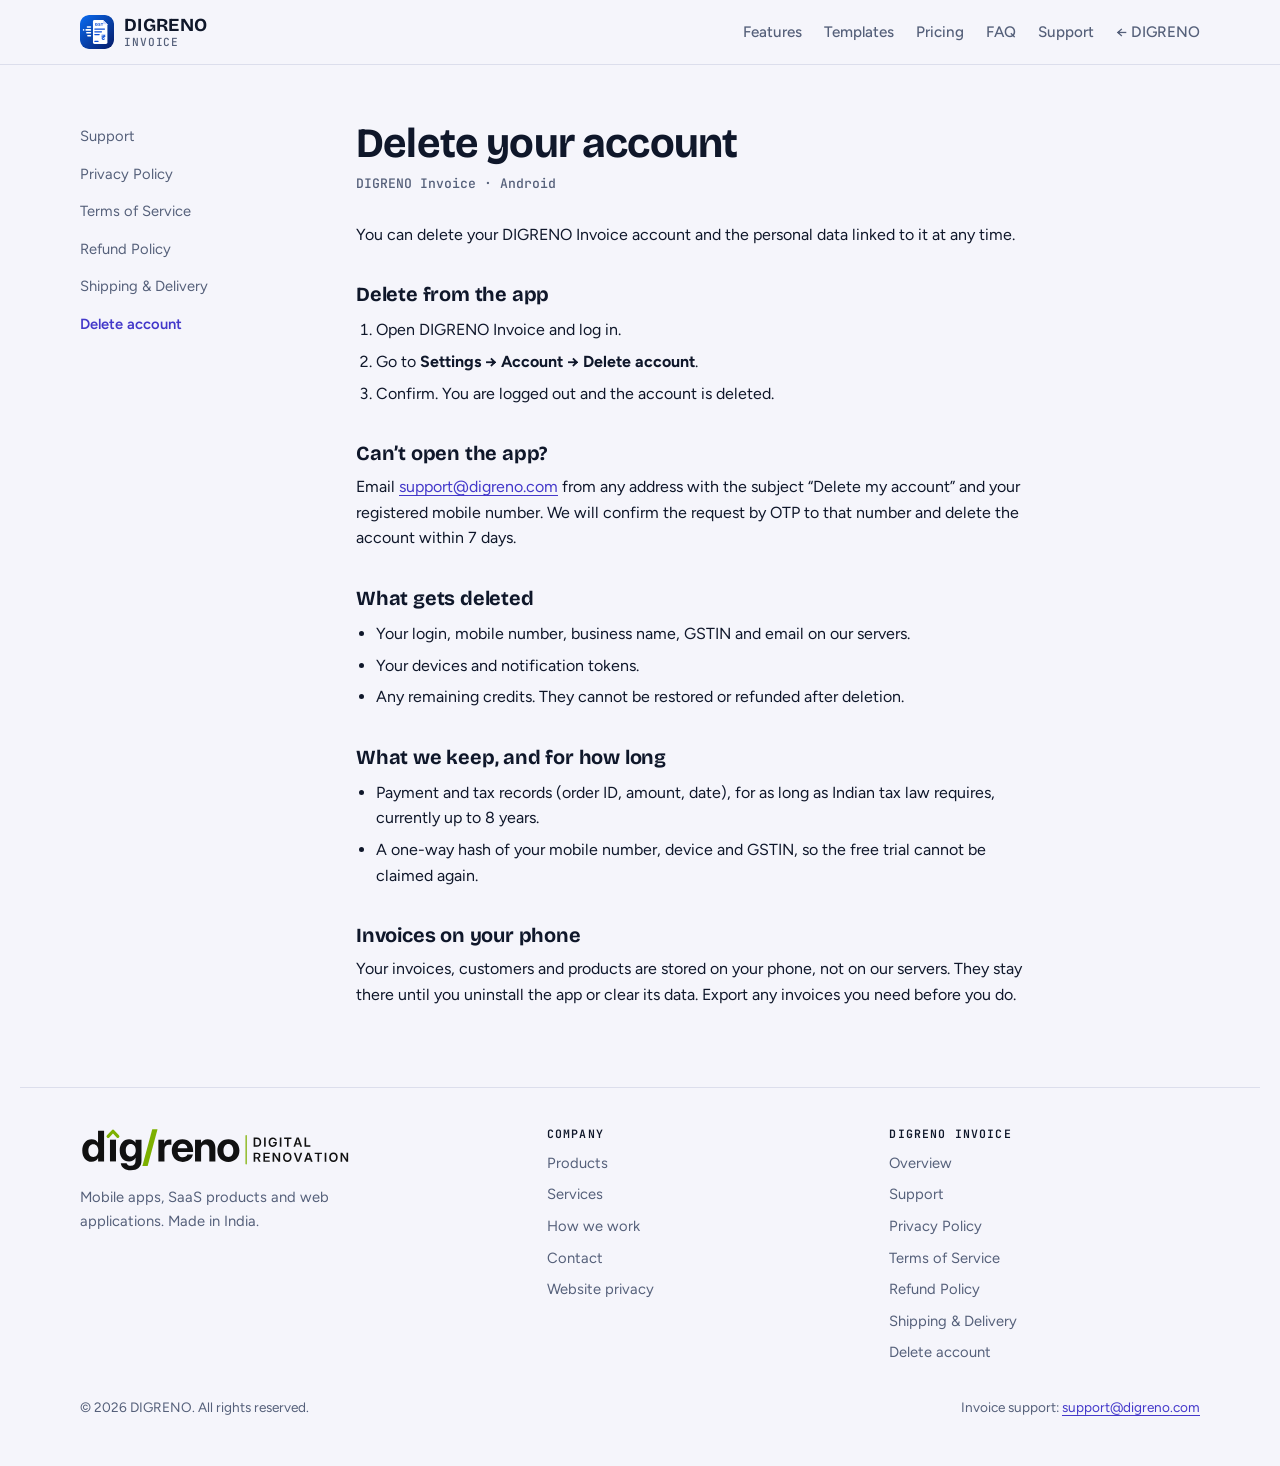
<file: invoice/delete-account.html>
<!doctype html>
<html lang="en-IN">
<head>
<meta charset="utf-8">
<meta name="viewport" content="width=device-width, initial-scale=1, viewport-fit=cover">
<title>Delete account · DIGRENO Invoice</title>
<meta name="description" content="How to delete your DIGRENO Invoice account and what data is removed.">
<link rel="canonical" href="https://digreno.com/invoice/delete-account.html">
<meta name="theme-color" content="#4338CA">
<meta property="og:type" content="website">
<meta property="og:site_name" content="DIGRENO">
<meta property="og:title" content="Delete account · DIGRENO Invoice">
<meta property="og:description" content="How to delete your DIGRENO Invoice account and what data is removed.">
<meta property="og:url" content="https://digreno.com/invoice/delete-account.html">
<link rel="icon" href="/assets/invoice-logo.svg" type="image/svg+xml">
<link rel="preconnect" href="https://fonts.googleapis.com"><link rel="preconnect" href="https://fonts.gstatic.com" crossorigin><link rel="stylesheet" href="https://fonts.googleapis.com/css2?family=Bricolage+Grotesque:opsz,wght@12..96,600;12..96,700&family=Figtree:wght@400;500;600;700&family=JetBrains+Mono:wght@500;600;700&display=swap">
<link rel="stylesheet" href="/assets/site.css">
</head>
<body>
<a class="skip" href="#main">Skip to content</a>
<header class="site-header">
  <nav class="wrap nav" aria-label="Main">
    <a class="brand" href="/invoice/"><img src="/assets/invoice-logo.svg" alt="" width="34" height="34"><span>DIGRENO<small>Invoice</small></span></a>
    <button class="nav-toggle" type="button" aria-expanded="false" aria-controls="nav-links">Menu</button>
    <div class="nav-links" id="nav-links"><a href="/invoice/#features">Features</a><a href="/invoice/#templates">Templates</a><a href="/invoice/#pricing">Pricing</a><a href="/invoice/#faq">FAQ</a><a href="/invoice/support.html">Support</a><a class="subnav-crumb" href="/">← DIGRENO</a></div>
  </nav>
</header>
<main id="main" class="wrap doc"><nav class="doc-side" aria-label="DIGRENO Invoice"><a href="/invoice/support.html">Support</a><a href="/invoice/privacy.html">Privacy Policy</a><a href="/invoice/terms.html">Terms of Service</a><a href="/invoice/refund.html">Refund Policy</a><a href="/invoice/shipping.html">Shipping &amp; Delivery</a><a href="/invoice/delete-account.html" aria-current="page">Delete account</a></nav><article class="doc-body"><h1>Delete your account</h1>
<span class="updated">DIGRENO Invoice · Android</span>
<p>You can delete your DIGRENO Invoice account and the personal data linked to it at any time.</p>

<h2>Delete from the app</h2>
<ol>
  <li>Open DIGRENO Invoice and log in.</li>
  <li>Go to <strong>Settings → Account → Delete account</strong>.</li>
  <li>Confirm. You are logged out and the account is deleted.</li>
</ol>

<h2>Can’t open the app?</h2>
<p>Email <a href="mailto:support@digreno.com?subject=Delete%20my%20account">support@digreno.com</a> from any address with the subject “Delete my account” and your registered mobile number. We will confirm the request by OTP to that number and delete the account within 7 days.</p>

<h2>What gets deleted</h2>
<ul>
  <li>Your login, mobile number, business name, GSTIN and email on our servers.</li>
  <li>Your devices and notification tokens.</li>
  <li>Any remaining credits. They cannot be restored or refunded after deletion.</li>
</ul>

<h2>What we keep, and for how long</h2>
<ul>
  <li>Payment and tax records (order ID, amount, date), for as long as Indian tax law requires, currently up to 8 years.</li>
  <li>A one-way hash of your mobile number, device and GSTIN, so the free trial cannot be claimed again.</li>
</ul>

<h2>Invoices on your phone</h2>
<p>Your invoices, customers and products are stored on your phone, not on our servers. They stay there until you uninstall the app or clear its data. Export any invoices you need before you do.</p>
</article></main>
<footer class="site-footer">
  <div class="wrap">
    <div class="footer-grid">
      <div>
        <a class="brand brand-footer" href="/" aria-label="DigReno home"><img class="brand-logo brand-logo--light" src="/assets/digreno-lockup-light.svg" alt="DigReno, Digital Renovation" width="246" height="40"><img class="brand-logo brand-logo--dark" src="/assets/digreno-lockup-dark.svg" alt="" width="246" height="40"></a>
        <p style="margin-top:14px;max-width:34ch">Mobile apps, SaaS products and web applications. Made in India.</p>
      </div>
      <div>
        <h4>Company</h4>
        <ul><li><a href="/#products">Products</a></li><li><a href="/#services">Services</a></li><li><a href="/#process">How we work</a></li><li><a href="/contact.html">Contact</a></li><li><a href="/privacy.html">Website privacy</a></li></ul>
      </div>
      <div>
        <h4>DIGRENO Invoice</h4>
        <ul><li><a href="/invoice/">Overview</a></li><li><a href="/invoice/support.html">Support</a></li><li><a href="/invoice/privacy.html">Privacy Policy</a></li><li><a href="/invoice/terms.html">Terms of Service</a></li><li><a href="/invoice/refund.html">Refund Policy</a></li><li><a href="/invoice/shipping.html">Shipping &amp; Delivery</a></li><li><a href="/invoice/delete-account.html">Delete account</a></li></ul>
      </div>
    </div>
    <div class="footer-base">
      <span>© <span data-year>2026</span> DIGRENO. All rights reserved.</span>
      <span>Invoice support: <a href="mailto:support@digreno.com">support@digreno.com</a></span>
    </div>
  </div>
</footer>
<script src="/assets/site.js" defer></script>
</body>
</html>
</file>
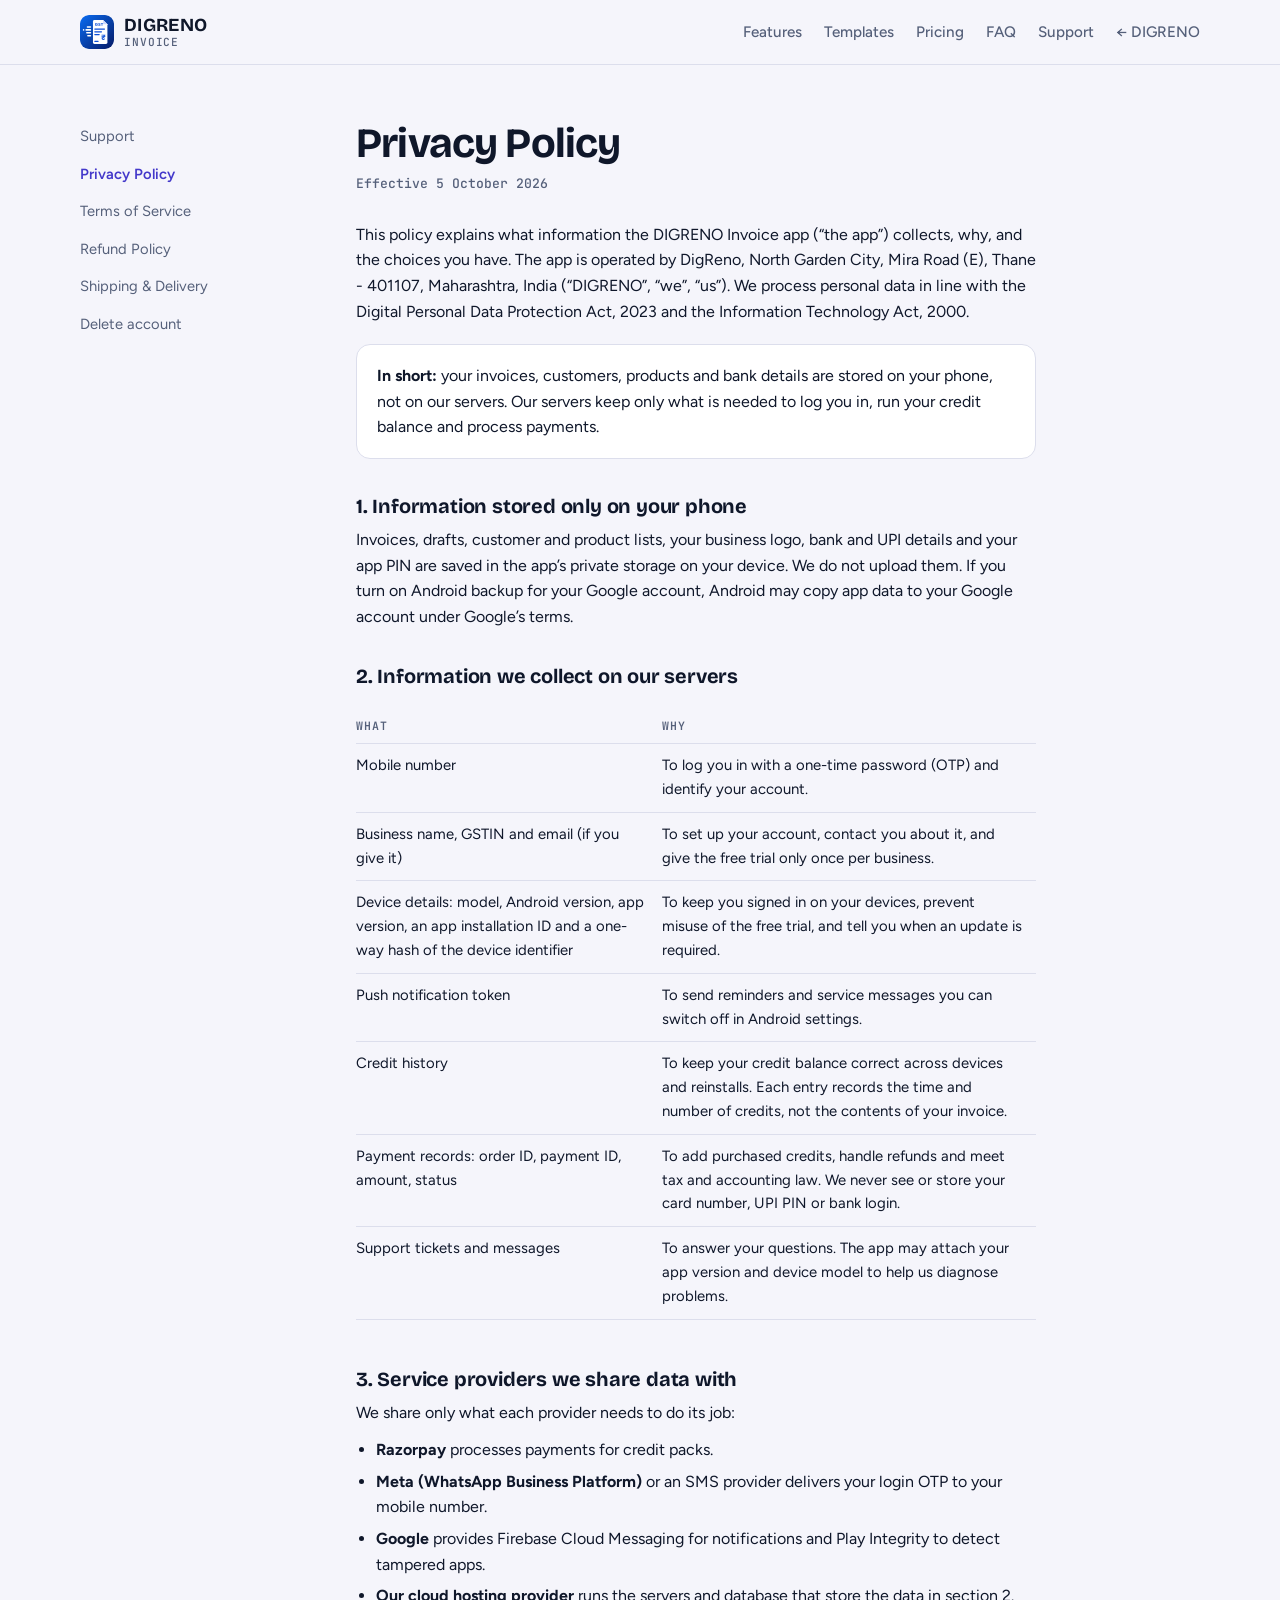
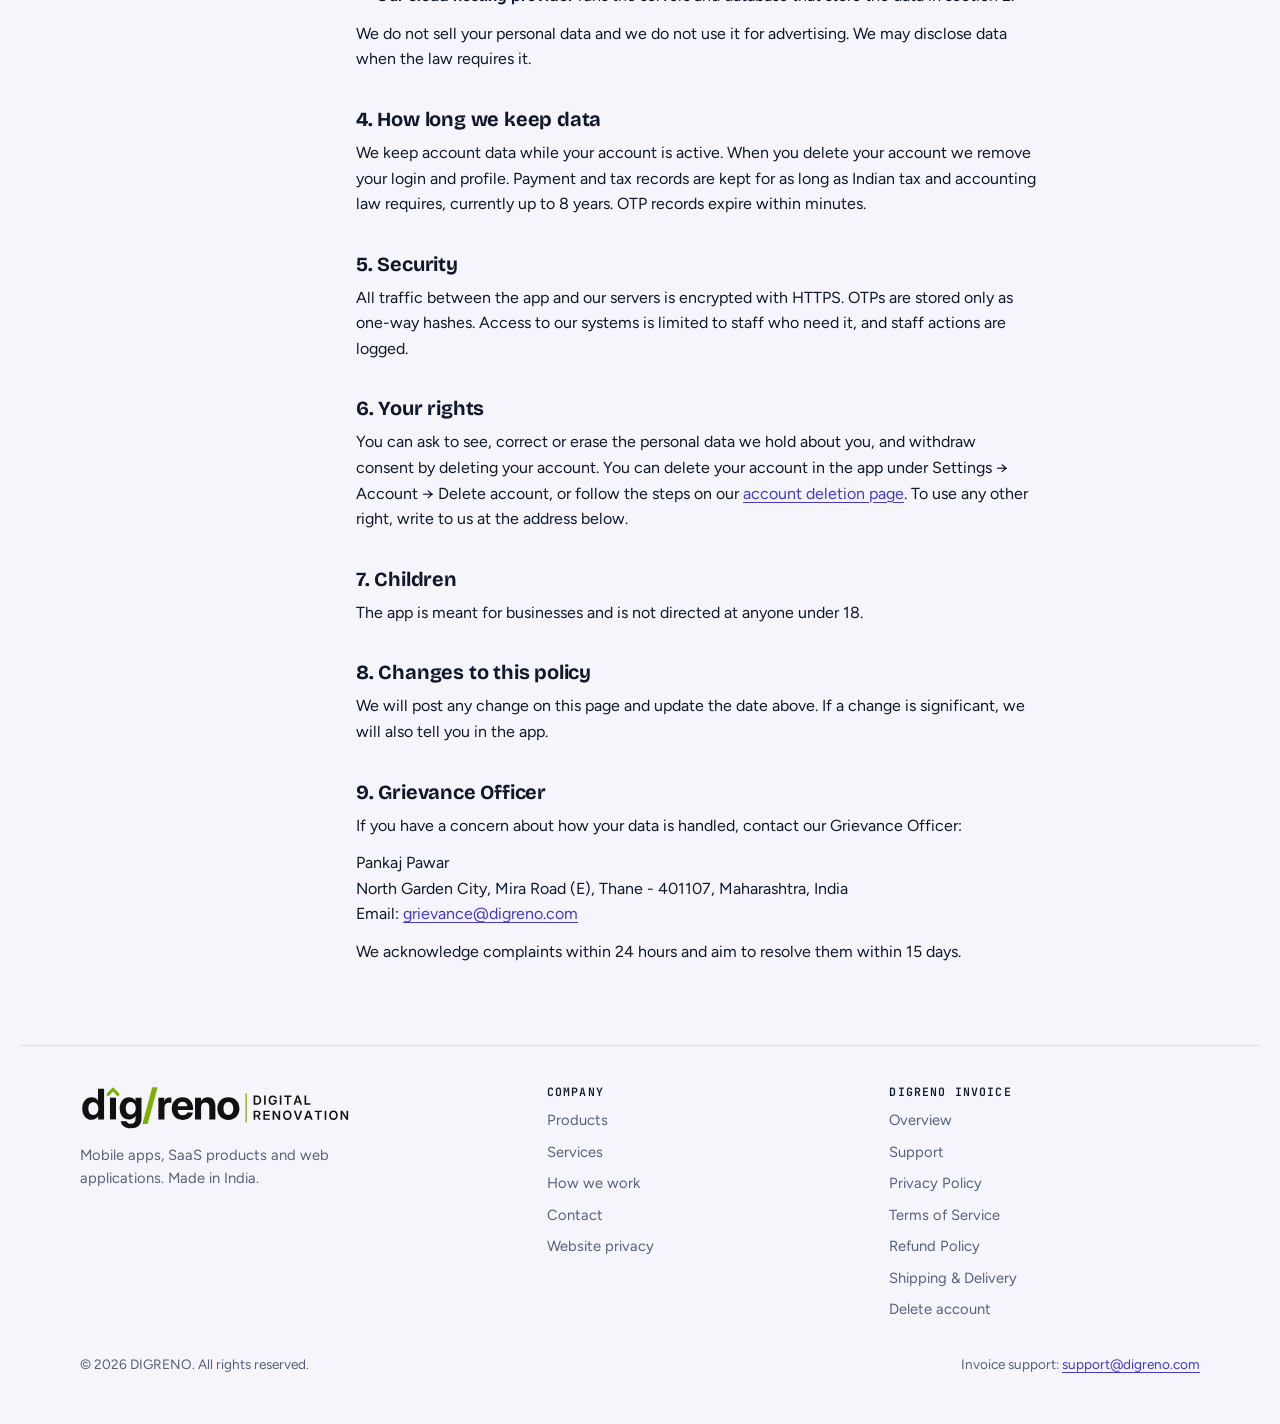
<file: invoice/privacy.html>
<!doctype html>
<html lang="en-IN">
<head>
<meta charset="utf-8">
<meta name="viewport" content="width=device-width, initial-scale=1, viewport-fit=cover">
<title>Privacy Policy · DIGRENO Invoice</title>
<meta name="description" content="How the DIGRENO Invoice app collects, uses and protects your data.">
<link rel="canonical" href="https://digreno.com/invoice/privacy.html">
<meta name="theme-color" content="#4338CA">
<meta property="og:type" content="website">
<meta property="og:site_name" content="DIGRENO">
<meta property="og:title" content="Privacy Policy · DIGRENO Invoice">
<meta property="og:description" content="How the DIGRENO Invoice app collects, uses and protects your data.">
<meta property="og:url" content="https://digreno.com/invoice/privacy.html">
<link rel="icon" href="/assets/invoice-logo.svg" type="image/svg+xml">
<link rel="preconnect" href="https://fonts.googleapis.com"><link rel="preconnect" href="https://fonts.gstatic.com" crossorigin><link rel="stylesheet" href="https://fonts.googleapis.com/css2?family=Bricolage+Grotesque:opsz,wght@12..96,600;12..96,700&family=Figtree:wght@400;500;600;700&family=JetBrains+Mono:wght@500;600;700&display=swap">
<link rel="stylesheet" href="/assets/site.css">
</head>
<body>
<a class="skip" href="#main">Skip to content</a>
<header class="site-header">
  <nav class="wrap nav" aria-label="Main">
    <a class="brand" href="/invoice/"><img src="/assets/invoice-logo.svg" alt="" width="34" height="34"><span>DIGRENO<small>Invoice</small></span></a>
    <button class="nav-toggle" type="button" aria-expanded="false" aria-controls="nav-links">Menu</button>
    <div class="nav-links" id="nav-links"><a href="/invoice/#features">Features</a><a href="/invoice/#templates">Templates</a><a href="/invoice/#pricing">Pricing</a><a href="/invoice/#faq">FAQ</a><a href="/invoice/support.html">Support</a><a class="subnav-crumb" href="/">← DIGRENO</a></div>
  </nav>
</header>
<main id="main" class="wrap doc"><nav class="doc-side" aria-label="DIGRENO Invoice"><a href="/invoice/support.html">Support</a><a href="/invoice/privacy.html" aria-current="page">Privacy Policy</a><a href="/invoice/terms.html">Terms of Service</a><a href="/invoice/refund.html">Refund Policy</a><a href="/invoice/shipping.html">Shipping &amp; Delivery</a><a href="/invoice/delete-account.html">Delete account</a></nav><article class="doc-body"><h1>Privacy Policy</h1>
<span class="updated">Effective 5 October 2026</span>
<p>This policy explains what information the DIGRENO Invoice app (“the app”) collects, why, and the choices you have. The app is operated by DigReno, North Garden City, Mira Road (E), Thane - 401107, Maharashtra, India (“DIGRENO”, “we”, “us”). We process personal data in line with the Digital Personal Data Protection Act, 2023 and the Information Technology Act, 2000.</p>

<div class="callout"><strong>In short:</strong> your invoices, customers, products and bank details are stored on your phone, not on our servers. Our servers keep only what is needed to log you in, run your credit balance and process payments.</div>

<h2>1. Information stored only on your phone</h2>
<p>Invoices, drafts, customer and product lists, your business logo, bank and UPI details and your app PIN are saved in the app’s private storage on your device. We do not upload them. If you turn on Android backup for your Google account, Android may copy app data to your Google account under Google’s terms.</p>

<h2>2. Information we collect on our servers</h2>
<div class="table-wrap"><table>
  <thead><tr><th>What</th><th>Why</th></tr></thead>
  <tbody>
    <tr><td>Mobile number</td><td>To log you in with a one-time password (OTP) and identify your account.</td></tr>
    <tr><td>Business name, GSTIN and email (if you give it)</td><td>To set up your account, contact you about it, and give the free trial only once per business.</td></tr>
    <tr><td>Device details: model, Android version, app version, an app installation ID and a one-way hash of the device identifier</td><td>To keep you signed in on your devices, prevent misuse of the free trial, and tell you when an update is required.</td></tr>
    <tr><td>Push notification token</td><td>To send reminders and service messages you can switch off in Android settings.</td></tr>
    <tr><td>Credit history</td><td>To keep your credit balance correct across devices and reinstalls. Each entry records the time and number of credits, not the contents of your invoice.</td></tr>
    <tr><td>Payment records: order ID, payment ID, amount, status</td><td>To add purchased credits, handle refunds and meet tax and accounting law. We never see or store your card number, UPI PIN or bank login.</td></tr>
    <tr><td>Support tickets and messages</td><td>To answer your questions. The app may attach your app version and device model to help us diagnose problems.</td></tr>
  </tbody>
</table></div>

<h2>3. Service providers we share data with</h2>
<p>We share only what each provider needs to do its job:</p>
<ul>
  <li><strong>Razorpay</strong> processes payments for credit packs.</li>
  <li><strong>Meta (WhatsApp Business Platform)</strong> or an SMS provider delivers your login OTP to your mobile number.</li>
  <li><strong>Google</strong> provides Firebase Cloud Messaging for notifications and Play Integrity to detect tampered apps.</li>
  <li><strong>Our cloud hosting provider</strong> runs the servers and database that store the data in section 2.</li>
</ul>
<p>We do not sell your personal data and we do not use it for advertising. We may disclose data when the law requires it.</p>

<h2>4. How long we keep data</h2>
<p>We keep account data while your account is active. When you delete your account we remove your login and profile. Payment and tax records are kept for as long as Indian tax and accounting law requires, currently up to 8 years. OTP records expire within minutes.</p>

<h2>5. Security</h2>
<p>All traffic between the app and our servers is encrypted with HTTPS. OTPs are stored only as one-way hashes. Access to our systems is limited to staff who need it, and staff actions are logged.</p>

<h2>6. Your rights</h2>
<p>You can ask to see, correct or erase the personal data we hold about you, and withdraw consent by deleting your account. You can delete your account in the app under Settings → Account → Delete account, or follow the steps on our <a href="delete-account.html">account deletion page</a>. To use any other right, write to us at the address below.</p>

<h2>7. Children</h2>
<p>The app is meant for businesses and is not directed at anyone under 18.</p>

<h2>8. Changes to this policy</h2>
<p>We will post any change on this page and update the date above. If a change is significant, we will also tell you in the app.</p>

<h2>9. Grievance Officer</h2>
<p>If you have a concern about how your data is handled, contact our Grievance Officer:</p>
<p>Pankaj Pawar<br>North Garden City, Mira Road (E), Thane - 401107, Maharashtra, India<br>Email: <a href="mailto:grievance@digreno.com">grievance@digreno.com</a></p>
<p>We acknowledge complaints within 24 hours and aim to resolve them within 15 days.</p>
</article></main>
<footer class="site-footer">
  <div class="wrap">
    <div class="footer-grid">
      <div>
        <a class="brand brand-footer" href="/" aria-label="DigReno home"><img class="brand-logo brand-logo--light" src="/assets/digreno-lockup-light.svg" alt="DigReno, Digital Renovation" width="246" height="40"><img class="brand-logo brand-logo--dark" src="/assets/digreno-lockup-dark.svg" alt="" width="246" height="40"></a>
        <p style="margin-top:14px;max-width:34ch">Mobile apps, SaaS products and web applications. Made in India.</p>
      </div>
      <div>
        <h4>Company</h4>
        <ul><li><a href="/#products">Products</a></li><li><a href="/#services">Services</a></li><li><a href="/#process">How we work</a></li><li><a href="/contact.html">Contact</a></li><li><a href="/privacy.html">Website privacy</a></li></ul>
      </div>
      <div>
        <h4>DIGRENO Invoice</h4>
        <ul><li><a href="/invoice/">Overview</a></li><li><a href="/invoice/support.html">Support</a></li><li><a href="/invoice/privacy.html">Privacy Policy</a></li><li><a href="/invoice/terms.html">Terms of Service</a></li><li><a href="/invoice/refund.html">Refund Policy</a></li><li><a href="/invoice/shipping.html">Shipping &amp; Delivery</a></li><li><a href="/invoice/delete-account.html">Delete account</a></li></ul>
      </div>
    </div>
    <div class="footer-base">
      <span>© <span data-year>2026</span> DIGRENO. All rights reserved.</span>
      <span>Invoice support: <a href="mailto:support@digreno.com">support@digreno.com</a></span>
    </div>
  </div>
</footer>
<script src="/assets/site.js" defer></script>
</body>
</html>
</file>
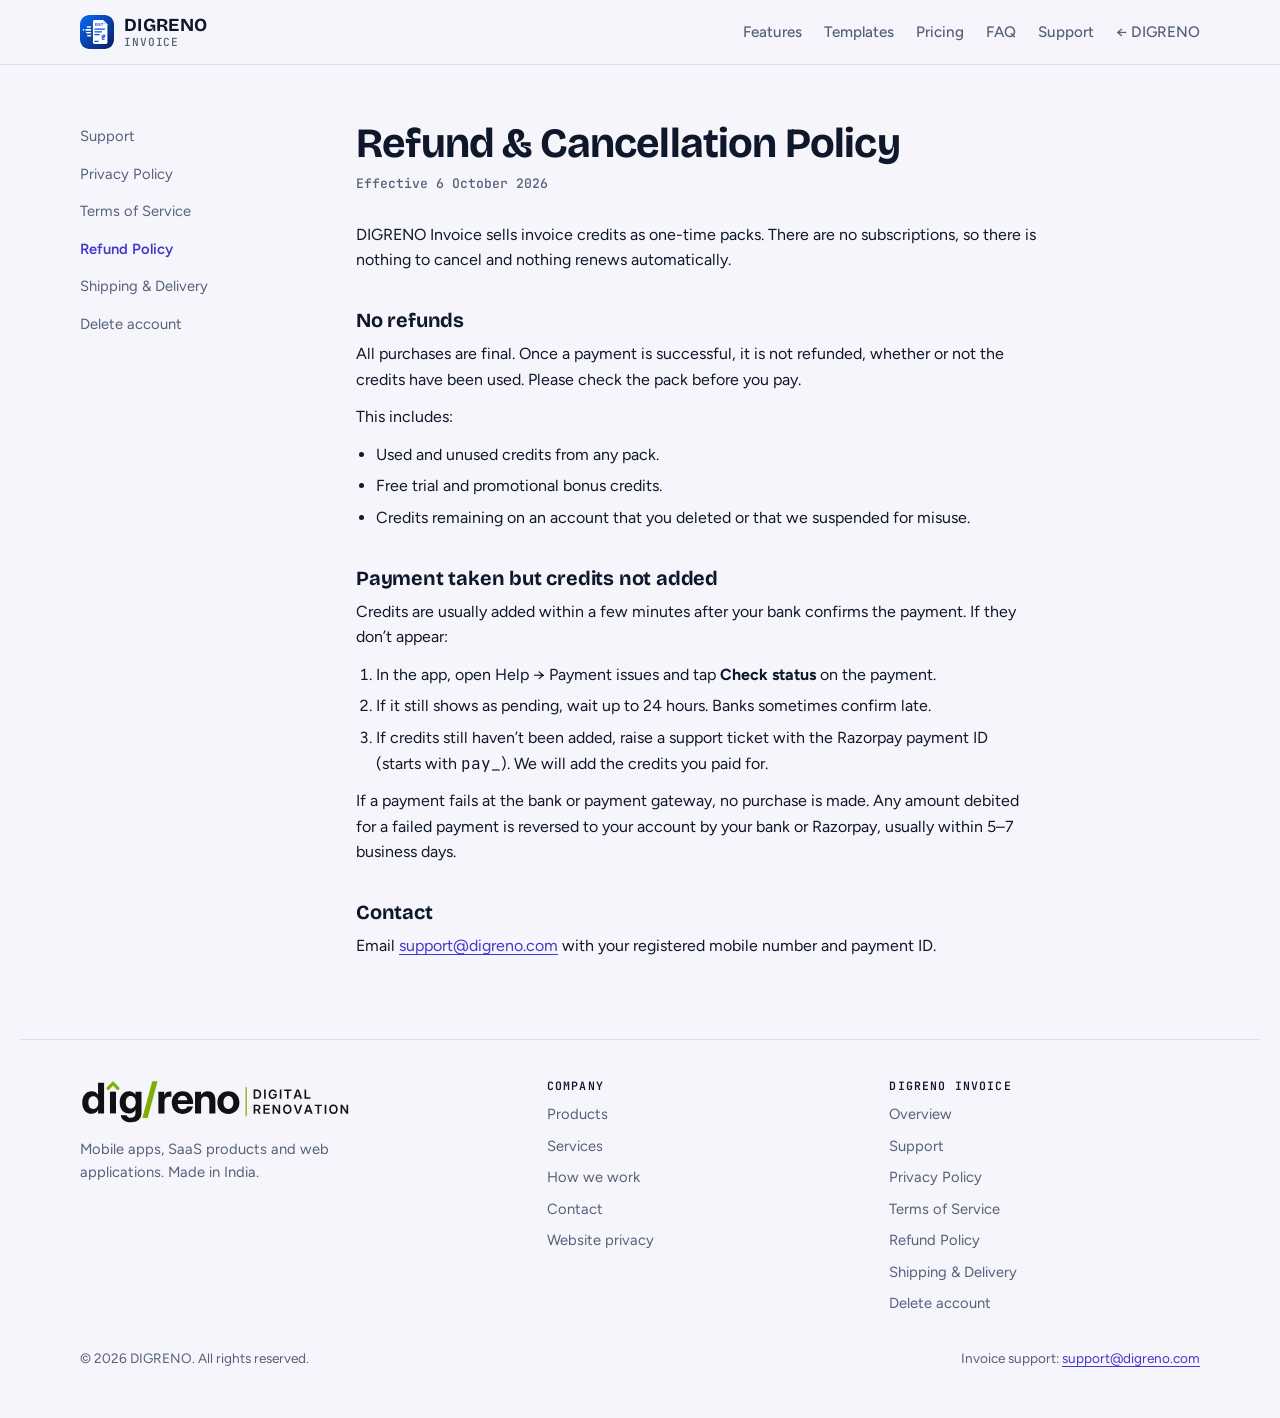
<file: invoice/refund.html>
<!doctype html>
<html lang="en-IN">
<head>
<meta charset="utf-8">
<meta name="viewport" content="width=device-width, initial-scale=1, viewport-fit=cover">
<title>Refund Policy · DIGRENO Invoice</title>
<meta name="description" content="Refund and cancellation policy for DIGRENO Invoice credit packs.">
<link rel="canonical" href="https://digreno.com/invoice/refund.html">
<meta name="theme-color" content="#4338CA">
<meta property="og:type" content="website">
<meta property="og:site_name" content="DIGRENO">
<meta property="og:title" content="Refund Policy · DIGRENO Invoice">
<meta property="og:description" content="Refund and cancellation policy for DIGRENO Invoice credit packs.">
<meta property="og:url" content="https://digreno.com/invoice/refund.html">
<link rel="icon" href="/assets/invoice-logo.svg" type="image/svg+xml">
<link rel="preconnect" href="https://fonts.googleapis.com"><link rel="preconnect" href="https://fonts.gstatic.com" crossorigin><link rel="stylesheet" href="https://fonts.googleapis.com/css2?family=Bricolage+Grotesque:opsz,wght@12..96,600;12..96,700&family=Figtree:wght@400;500;600;700&family=JetBrains+Mono:wght@500;600;700&display=swap">
<link rel="stylesheet" href="/assets/site.css">
</head>
<body>
<a class="skip" href="#main">Skip to content</a>
<header class="site-header">
  <nav class="wrap nav" aria-label="Main">
    <a class="brand" href="/invoice/"><img src="/assets/invoice-logo.svg" alt="" width="34" height="34"><span>DIGRENO<small>Invoice</small></span></a>
    <button class="nav-toggle" type="button" aria-expanded="false" aria-controls="nav-links">Menu</button>
    <div class="nav-links" id="nav-links"><a href="/invoice/#features">Features</a><a href="/invoice/#templates">Templates</a><a href="/invoice/#pricing">Pricing</a><a href="/invoice/#faq">FAQ</a><a href="/invoice/support.html">Support</a><a class="subnav-crumb" href="/">← DIGRENO</a></div>
  </nav>
</header>
<main id="main" class="wrap doc"><nav class="doc-side" aria-label="DIGRENO Invoice"><a href="/invoice/support.html">Support</a><a href="/invoice/privacy.html">Privacy Policy</a><a href="/invoice/terms.html">Terms of Service</a><a href="/invoice/refund.html" aria-current="page">Refund Policy</a><a href="/invoice/shipping.html">Shipping &amp; Delivery</a><a href="/invoice/delete-account.html">Delete account</a></nav><article class="doc-body"><h1>Refund &amp; Cancellation Policy</h1>
<span class="updated">Effective 6 October 2026</span>
<p>DIGRENO Invoice sells invoice credits as one-time packs. There are no subscriptions, so there is nothing to cancel and nothing renews automatically.</p>

<h2>No refunds</h2>
<p>All purchases are final. Once a payment is successful, it is not refunded, whether or not the credits have been used. Please check the pack before you pay.</p>
<p>This includes:</p>
<ul>
  <li>Used and unused credits from any pack.</li>
  <li>Free trial and promotional bonus credits.</li>
  <li>Credits remaining on an account that you deleted or that we suspended for misuse.</li>
</ul>

<h2>Payment taken but credits not added</h2>
<p>Credits are usually added within a few minutes after your bank confirms the payment. If they don’t appear:</p>
<ol>
  <li>In the app, open Help → Payment issues and tap <strong>Check status</strong> on the payment.</li>
  <li>If it still shows as pending, wait up to 24 hours. Banks sometimes confirm late.</li>
  <li>If credits still haven’t been added, raise a support ticket with the Razorpay payment ID (starts with <span class="mono">pay_</span>). We will add the credits you paid for.</li>
</ol>
<p>If a payment fails at the bank or payment gateway, no purchase is made. Any amount debited for a failed payment is reversed to your account by your bank or Razorpay, usually within 5–7 business days.</p>

<h2>Contact</h2>
<p>Email <a href="mailto:support@digreno.com">support@digreno.com</a> with your registered mobile number and payment ID.</p>
</article></main>
<footer class="site-footer">
  <div class="wrap">
    <div class="footer-grid">
      <div>
        <a class="brand brand-footer" href="/" aria-label="DigReno home"><img class="brand-logo brand-logo--light" src="/assets/digreno-lockup-light.svg" alt="DigReno, Digital Renovation" width="246" height="40"><img class="brand-logo brand-logo--dark" src="/assets/digreno-lockup-dark.svg" alt="" width="246" height="40"></a>
        <p style="margin-top:14px;max-width:34ch">Mobile apps, SaaS products and web applications. Made in India.</p>
      </div>
      <div>
        <h4>Company</h4>
        <ul><li><a href="/#products">Products</a></li><li><a href="/#services">Services</a></li><li><a href="/#process">How we work</a></li><li><a href="/contact.html">Contact</a></li><li><a href="/privacy.html">Website privacy</a></li></ul>
      </div>
      <div>
        <h4>DIGRENO Invoice</h4>
        <ul><li><a href="/invoice/">Overview</a></li><li><a href="/invoice/support.html">Support</a></li><li><a href="/invoice/privacy.html">Privacy Policy</a></li><li><a href="/invoice/terms.html">Terms of Service</a></li><li><a href="/invoice/refund.html">Refund Policy</a></li><li><a href="/invoice/shipping.html">Shipping &amp; Delivery</a></li><li><a href="/invoice/delete-account.html">Delete account</a></li></ul>
      </div>
    </div>
    <div class="footer-base">
      <span>© <span data-year>2026</span> DIGRENO. All rights reserved.</span>
      <span>Invoice support: <a href="mailto:support@digreno.com">support@digreno.com</a></span>
    </div>
  </div>
</footer>
<script src="/assets/site.js" defer></script>
</body>
</html>
</file>
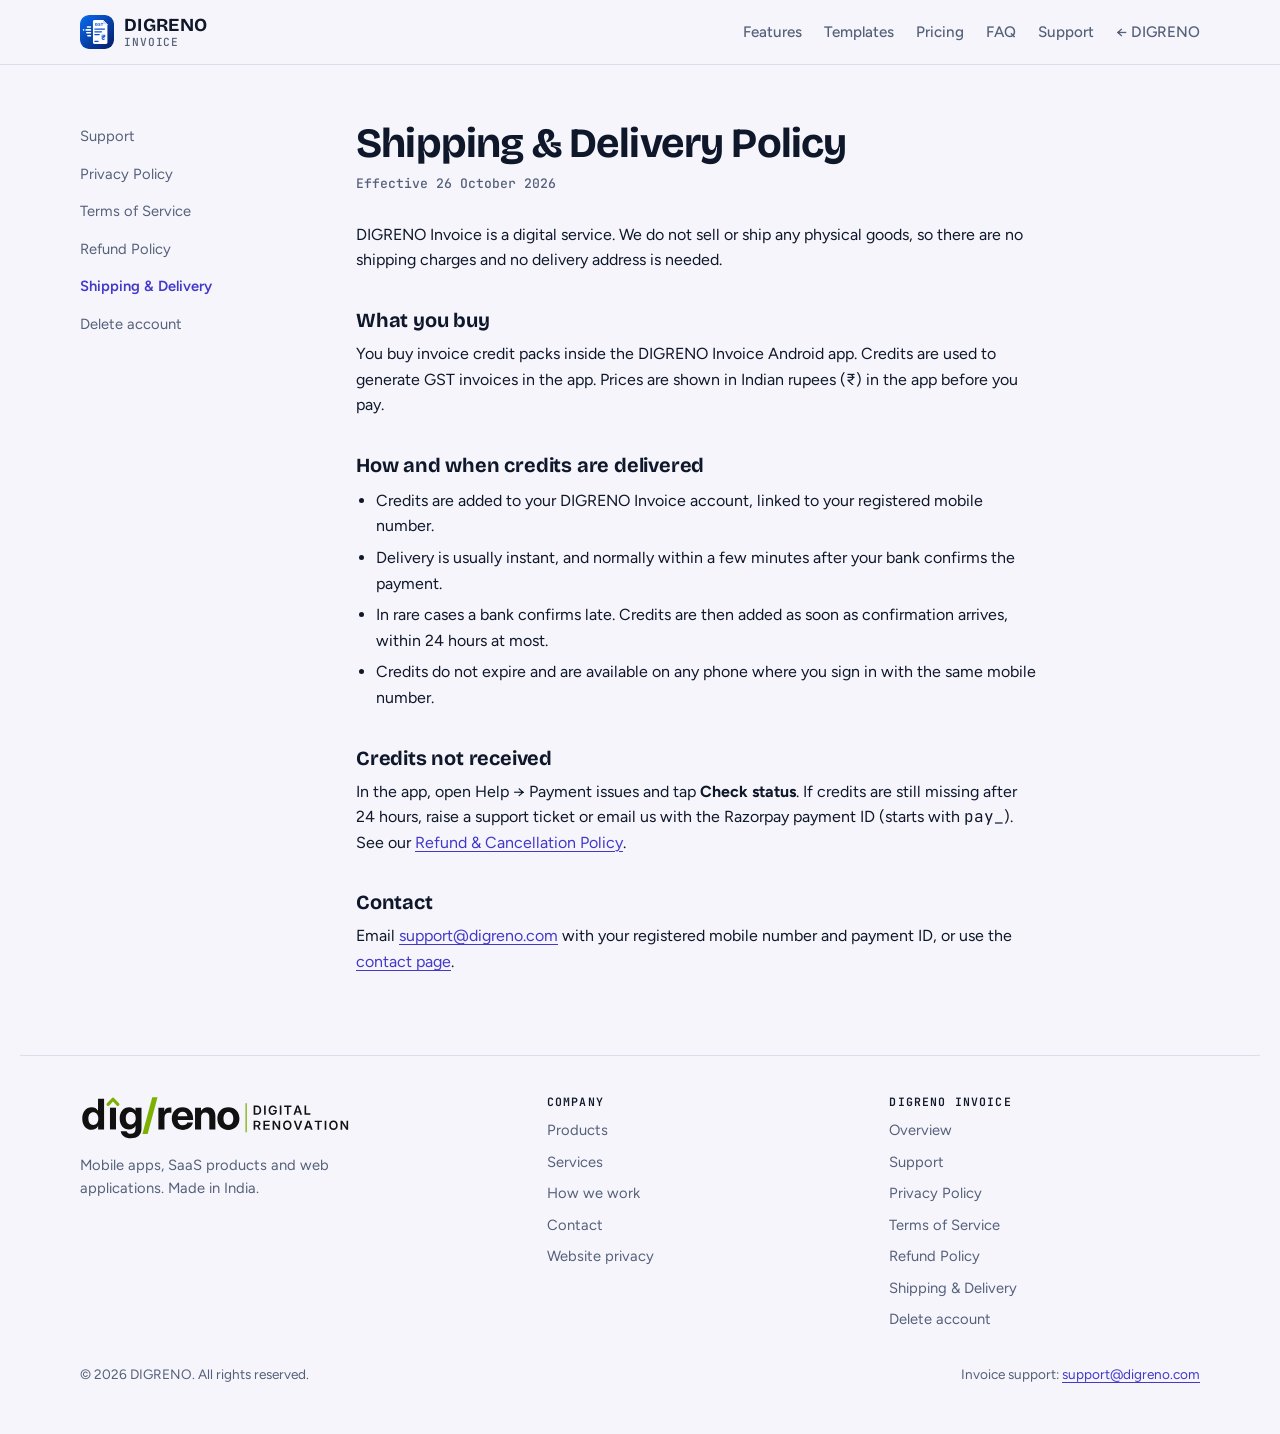
<file: invoice/shipping.html>
<!doctype html>
<html lang="en-IN">
<head>
<meta charset="utf-8">
<meta name="viewport" content="width=device-width, initial-scale=1, viewport-fit=cover">
<title>Shipping &amp; Delivery Policy · DIGRENO Invoice</title>
<meta name="description" content="How DIGRENO Invoice credit packs are delivered. Digital service, no physical shipping.">
<link rel="canonical" href="https://digreno.com/invoice/shipping.html">
<meta name="theme-color" content="#4338CA">
<meta property="og:type" content="website">
<meta property="og:site_name" content="DIGRENO">
<meta property="og:title" content="Shipping &amp; Delivery Policy · DIGRENO Invoice">
<meta property="og:description" content="How DIGRENO Invoice credit packs are delivered. Digital service, no physical shipping.">
<meta property="og:url" content="https://digreno.com/invoice/shipping.html">
<link rel="icon" href="/assets/invoice-logo.svg" type="image/svg+xml">
<link rel="preconnect" href="https://fonts.googleapis.com"><link rel="preconnect" href="https://fonts.gstatic.com" crossorigin><link rel="stylesheet" href="https://fonts.googleapis.com/css2?family=Bricolage+Grotesque:opsz,wght@12..96,600;12..96,700&family=Figtree:wght@400;500;600;700&family=JetBrains+Mono:wght@500;600;700&display=swap">
<link rel="stylesheet" href="/assets/site.css">
</head>
<body>
<a class="skip" href="#main">Skip to content</a>
<header class="site-header">
  <nav class="wrap nav" aria-label="Main">
    <a class="brand" href="/invoice/"><img src="/assets/invoice-logo.svg" alt="" width="34" height="34"><span>DIGRENO<small>Invoice</small></span></a>
    <button class="nav-toggle" type="button" aria-expanded="false" aria-controls="nav-links">Menu</button>
    <div class="nav-links" id="nav-links"><a href="/invoice/#features">Features</a><a href="/invoice/#templates">Templates</a><a href="/invoice/#pricing">Pricing</a><a href="/invoice/#faq">FAQ</a><a href="/invoice/support.html">Support</a><a class="subnav-crumb" href="/">← DIGRENO</a></div>
  </nav>
</header>
<main id="main" class="wrap doc"><nav class="doc-side" aria-label="DIGRENO Invoice"><a href="/invoice/support.html">Support</a><a href="/invoice/privacy.html">Privacy Policy</a><a href="/invoice/terms.html">Terms of Service</a><a href="/invoice/refund.html">Refund Policy</a><a href="/invoice/shipping.html" aria-current="page">Shipping &amp; Delivery</a><a href="/invoice/delete-account.html">Delete account</a></nav><article class="doc-body"><h1>Shipping &amp; Delivery Policy</h1>
<span class="updated">Effective 26 October 2026</span>
<p>DIGRENO Invoice is a digital service. We do not sell or ship any physical goods, so there are no shipping charges and no delivery address is needed.</p>

<h2>What you buy</h2>
<p>You buy invoice credit packs inside the DIGRENO Invoice Android app. Credits are used to generate GST invoices in the app. Prices are shown in Indian rupees (₹) in the app before you pay.</p>

<h2>How and when credits are delivered</h2>
<ul>
  <li>Credits are added to your DIGRENO Invoice account, linked to your registered mobile number.</li>
  <li>Delivery is usually instant, and normally within a few minutes after your bank confirms the payment.</li>
  <li>In rare cases a bank confirms late. Credits are then added as soon as confirmation arrives, within 24 hours at most.</li>
  <li>Credits do not expire and are available on any phone where you sign in with the same mobile number.</li>
</ul>

<h2>Credits not received</h2>
<p>In the app, open Help → Payment issues and tap <strong>Check status</strong>. If credits are still missing after 24 hours, raise a support ticket or email us with the Razorpay payment ID (starts with <span class="mono">pay_</span>). See our <a href="refund.html">Refund &amp; Cancellation Policy</a>.</p>

<h2>Contact</h2>
<p>Email <a href="mailto:support@digreno.com">support@digreno.com</a> with your registered mobile number and payment ID, or use the <a href="/contact.html">contact page</a>.</p>
</article></main>
<footer class="site-footer">
  <div class="wrap">
    <div class="footer-grid">
      <div>
        <a class="brand brand-footer" href="/" aria-label="DigReno home"><img class="brand-logo brand-logo--light" src="/assets/digreno-lockup-light.svg" alt="DigReno, Digital Renovation" width="246" height="40"><img class="brand-logo brand-logo--dark" src="/assets/digreno-lockup-dark.svg" alt="" width="246" height="40"></a>
        <p style="margin-top:14px;max-width:34ch">Mobile apps, SaaS products and web applications. Made in India.</p>
      </div>
      <div>
        <h4>Company</h4>
        <ul><li><a href="/#products">Products</a></li><li><a href="/#services">Services</a></li><li><a href="/#process">How we work</a></li><li><a href="/contact.html">Contact</a></li><li><a href="/privacy.html">Website privacy</a></li></ul>
      </div>
      <div>
        <h4>DIGRENO Invoice</h4>
        <ul><li><a href="/invoice/">Overview</a></li><li><a href="/invoice/support.html">Support</a></li><li><a href="/invoice/privacy.html">Privacy Policy</a></li><li><a href="/invoice/terms.html">Terms of Service</a></li><li><a href="/invoice/refund.html">Refund Policy</a></li><li><a href="/invoice/shipping.html">Shipping &amp; Delivery</a></li><li><a href="/invoice/delete-account.html">Delete account</a></li></ul>
      </div>
    </div>
    <div class="footer-base">
      <span>© <span data-year>2026</span> DIGRENO. All rights reserved.</span>
      <span>Invoice support: <a href="mailto:support@digreno.com">support@digreno.com</a></span>
    </div>
  </div>
</footer>
<script src="/assets/site.js" defer></script>
</body>
</html>
</file>
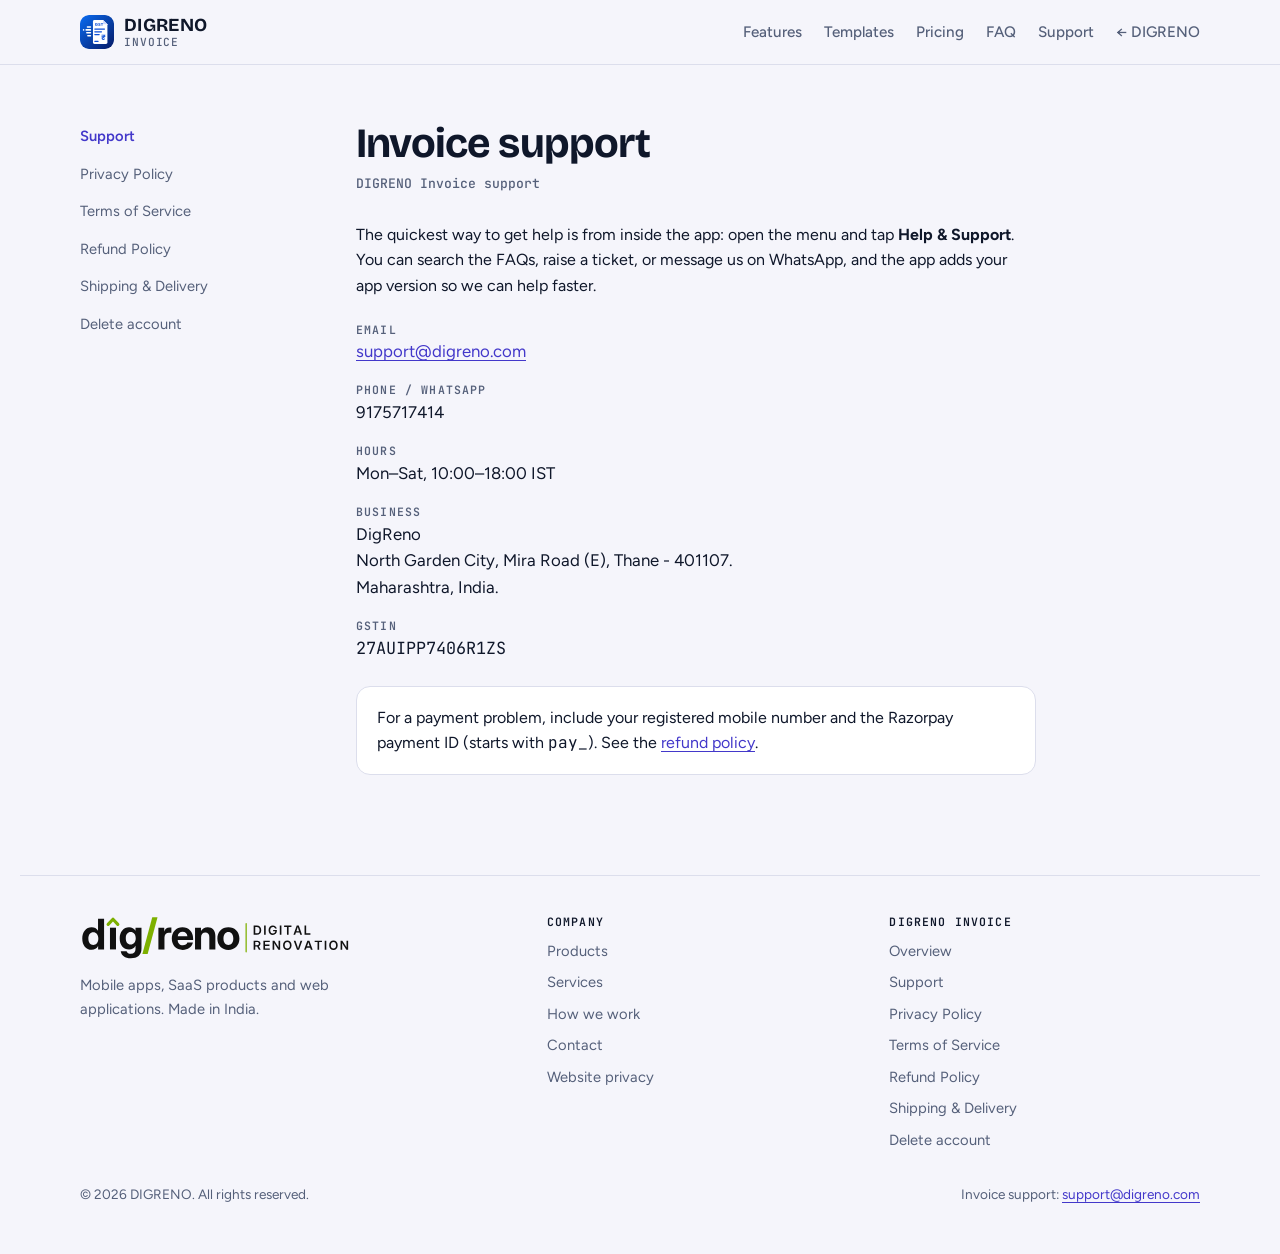
<file: invoice/support.html>
<!doctype html>
<html lang="en-IN">
<head>
<meta charset="utf-8">
<meta name="viewport" content="width=device-width, initial-scale=1, viewport-fit=cover">
<title>Support · DIGRENO Invoice</title>
<meta name="description" content="Get help with the DIGRENO Invoice app.">
<link rel="canonical" href="https://digreno.com/invoice/support.html">
<meta name="theme-color" content="#4338CA">
<meta property="og:type" content="website">
<meta property="og:site_name" content="DIGRENO">
<meta property="og:title" content="Support · DIGRENO Invoice">
<meta property="og:description" content="Get help with the DIGRENO Invoice app.">
<meta property="og:url" content="https://digreno.com/invoice/support.html">
<link rel="icon" href="/assets/invoice-logo.svg" type="image/svg+xml">
<link rel="preconnect" href="https://fonts.googleapis.com"><link rel="preconnect" href="https://fonts.gstatic.com" crossorigin><link rel="stylesheet" href="https://fonts.googleapis.com/css2?family=Bricolage+Grotesque:opsz,wght@12..96,600;12..96,700&family=Figtree:wght@400;500;600;700&family=JetBrains+Mono:wght@500;600;700&display=swap">
<link rel="stylesheet" href="/assets/site.css">
</head>
<body>
<a class="skip" href="#main">Skip to content</a>
<header class="site-header">
  <nav class="wrap nav" aria-label="Main">
    <a class="brand" href="/invoice/"><img src="/assets/invoice-logo.svg" alt="" width="34" height="34"><span>DIGRENO<small>Invoice</small></span></a>
    <button class="nav-toggle" type="button" aria-expanded="false" aria-controls="nav-links">Menu</button>
    <div class="nav-links" id="nav-links"><a href="/invoice/#features">Features</a><a href="/invoice/#templates">Templates</a><a href="/invoice/#pricing">Pricing</a><a href="/invoice/#faq">FAQ</a><a href="/invoice/support.html">Support</a><a class="subnav-crumb" href="/">← DIGRENO</a></div>
  </nav>
</header>
<main id="main" class="wrap doc"><nav class="doc-side" aria-label="DIGRENO Invoice"><a href="/invoice/support.html" aria-current="page">Support</a><a href="/invoice/privacy.html">Privacy Policy</a><a href="/invoice/terms.html">Terms of Service</a><a href="/invoice/refund.html">Refund Policy</a><a href="/invoice/shipping.html">Shipping &amp; Delivery</a><a href="/invoice/delete-account.html">Delete account</a></nav><article class="doc-body"><h1>Invoice support</h1>
<span class="updated">DIGRENO Invoice support</span>
<p>The quickest way to get help is from inside the app: open the menu and tap <strong>Help &amp; Support</strong>. You can search the FAQs, raise a ticket, or message us on WhatsApp, and the app adds your app version so we can help faster.</p>
<dl class="contact-list">
  <div><dt>Email</dt><dd><a href="mailto:support@digreno.com">support@digreno.com</a></dd></div>
  <div><dt>Phone / WhatsApp</dt><dd>9175717414</dd></div>
  <div><dt>Hours</dt><dd>Mon–Sat, 10:00–18:00 IST</dd></div>
  <div><dt>Business</dt><dd>DigReno<br>North Garden City, Mira Road (E), Thane - 401107.<br>Maharashtra, India.</dd></div>
  <div><dt>GSTIN</dt><dd class="mono">27AUIPP7406R1ZS</dd></div>
</dl>
<div class="callout">For a payment problem, include your registered mobile number and the Razorpay payment ID (starts with <span class="mono">pay_</span>). See the <a href="refund.html">refund policy</a>.</div>
</article></main>
<footer class="site-footer">
  <div class="wrap">
    <div class="footer-grid">
      <div>
        <a class="brand brand-footer" href="/" aria-label="DigReno home"><img class="brand-logo brand-logo--light" src="/assets/digreno-lockup-light.svg" alt="DigReno, Digital Renovation" width="246" height="40"><img class="brand-logo brand-logo--dark" src="/assets/digreno-lockup-dark.svg" alt="" width="246" height="40"></a>
        <p style="margin-top:14px;max-width:34ch">Mobile apps, SaaS products and web applications. Made in India.</p>
      </div>
      <div>
        <h4>Company</h4>
        <ul><li><a href="/#products">Products</a></li><li><a href="/#services">Services</a></li><li><a href="/#process">How we work</a></li><li><a href="/contact.html">Contact</a></li><li><a href="/privacy.html">Website privacy</a></li></ul>
      </div>
      <div>
        <h4>DIGRENO Invoice</h4>
        <ul><li><a href="/invoice/">Overview</a></li><li><a href="/invoice/support.html">Support</a></li><li><a href="/invoice/privacy.html">Privacy Policy</a></li><li><a href="/invoice/terms.html">Terms of Service</a></li><li><a href="/invoice/refund.html">Refund Policy</a></li><li><a href="/invoice/shipping.html">Shipping &amp; Delivery</a></li><li><a href="/invoice/delete-account.html">Delete account</a></li></ul>
      </div>
    </div>
    <div class="footer-base">
      <span>© <span data-year>2026</span> DIGRENO. All rights reserved.</span>
      <span>Invoice support: <a href="mailto:support@digreno.com">support@digreno.com</a></span>
    </div>
  </div>
</footer>
<script src="/assets/site.js" defer></script>
</body>
</html>
</file>
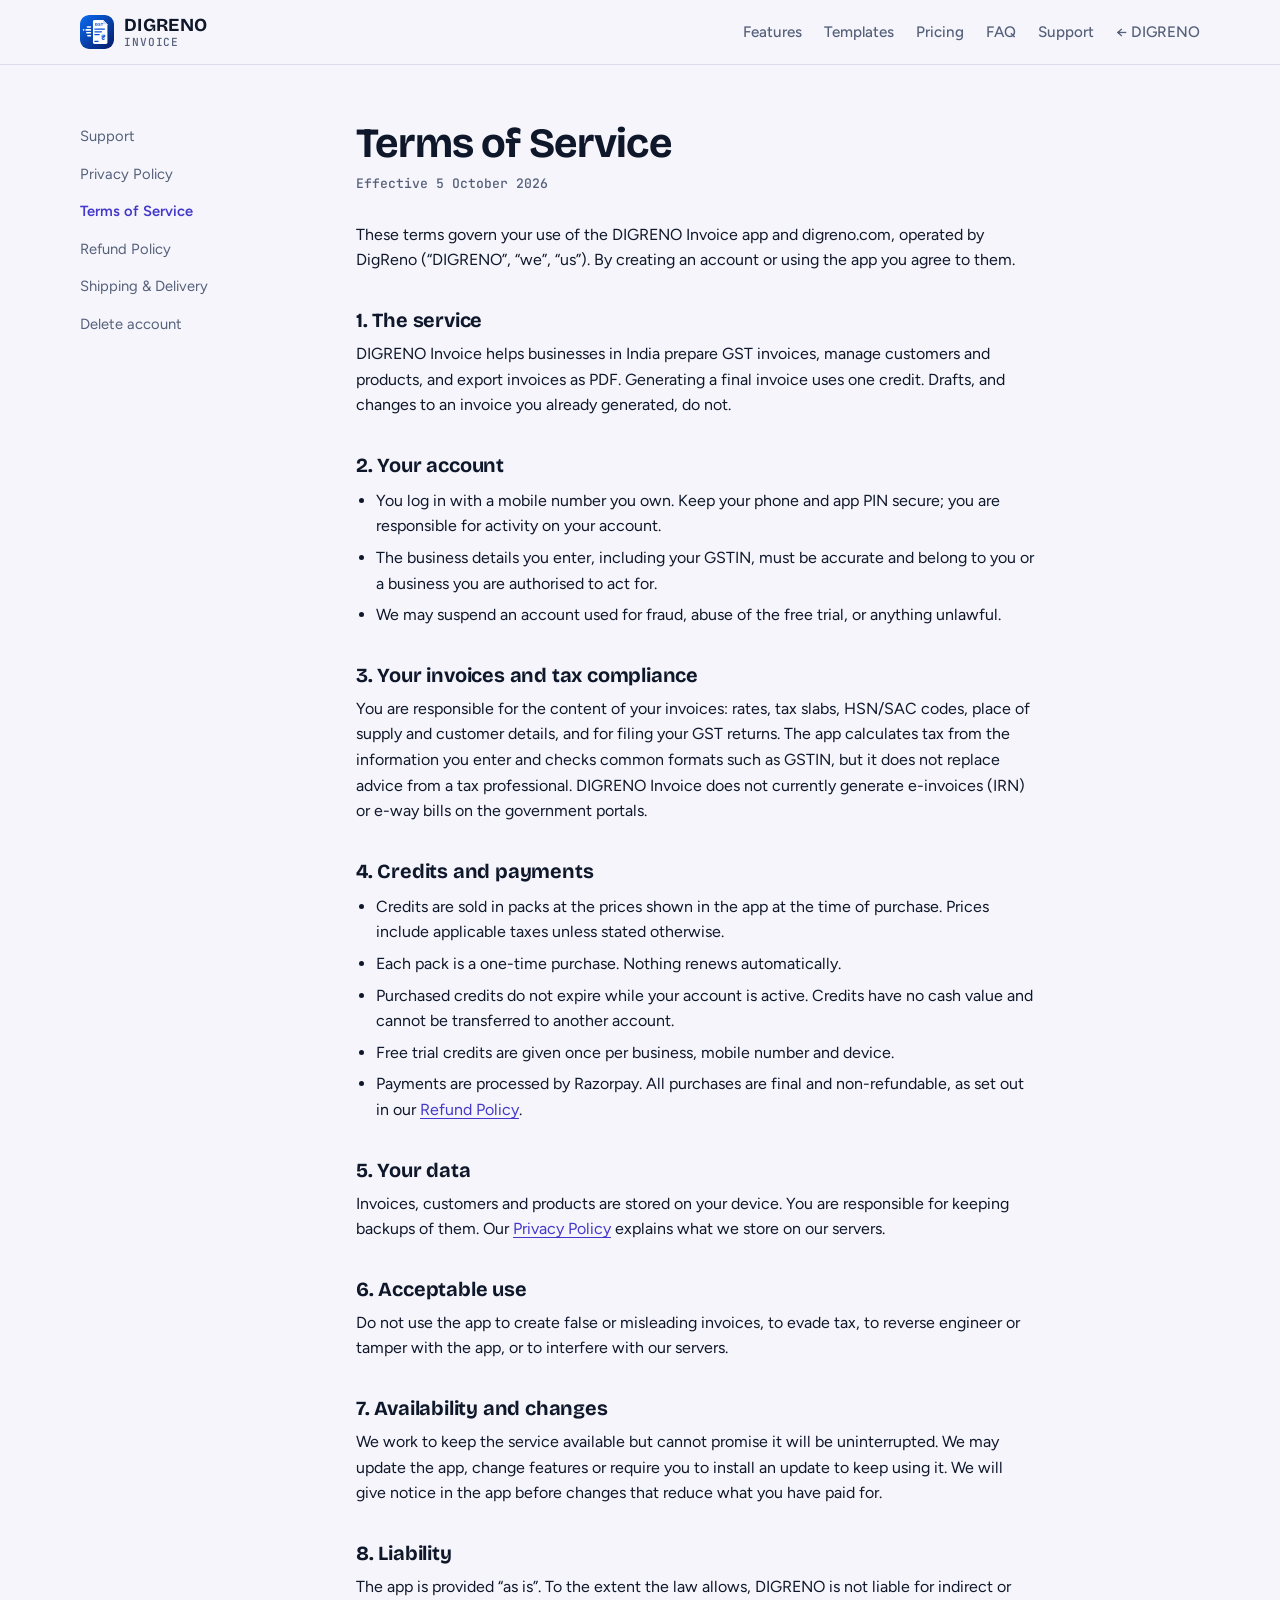
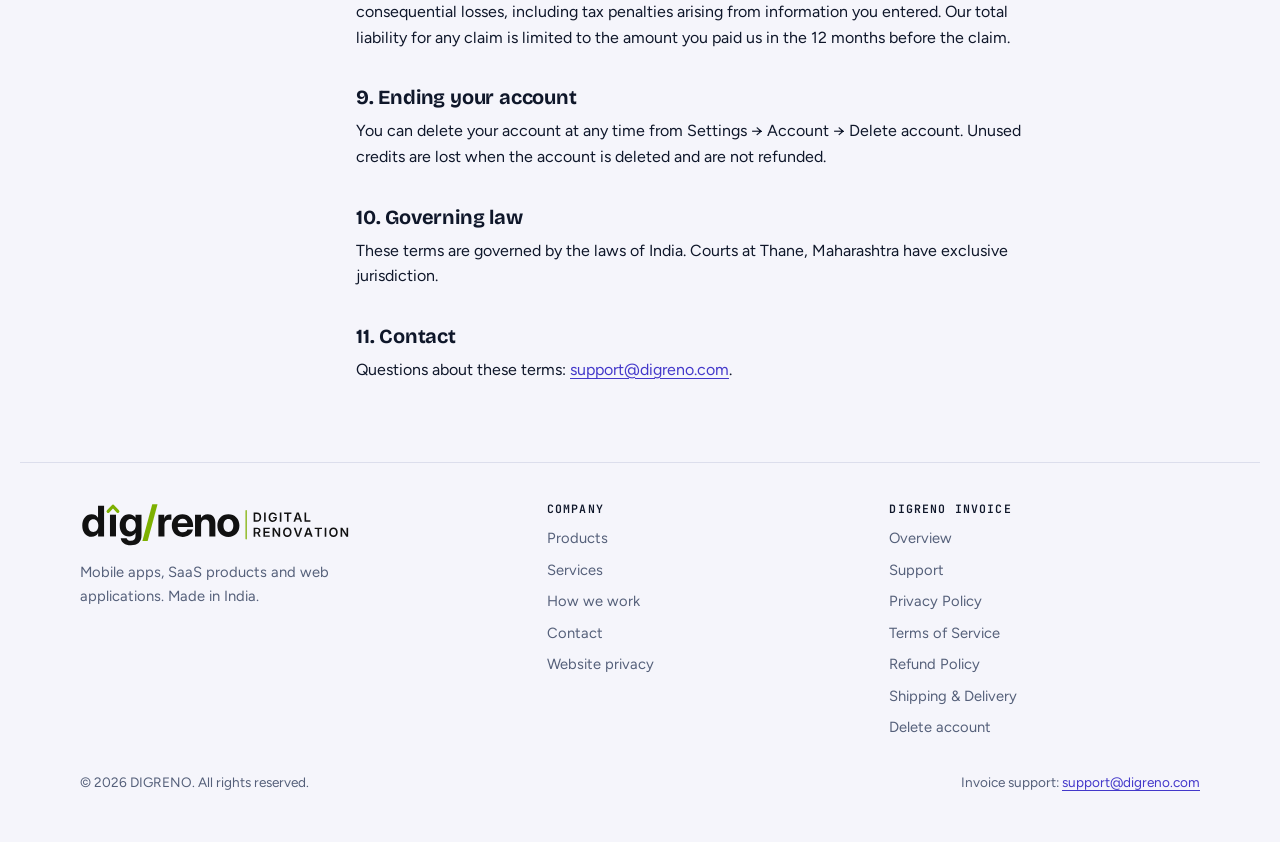
<file: invoice/terms.html>
<!doctype html>
<html lang="en-IN">
<head>
<meta charset="utf-8">
<meta name="viewport" content="width=device-width, initial-scale=1, viewport-fit=cover">
<title>Terms of Service · DIGRENO Invoice</title>
<meta name="description" content="Terms of Service for the DIGRENO Invoice app.">
<link rel="canonical" href="https://digreno.com/invoice/terms.html">
<meta name="theme-color" content="#4338CA">
<meta property="og:type" content="website">
<meta property="og:site_name" content="DIGRENO">
<meta property="og:title" content="Terms of Service · DIGRENO Invoice">
<meta property="og:description" content="Terms of Service for the DIGRENO Invoice app.">
<meta property="og:url" content="https://digreno.com/invoice/terms.html">
<link rel="icon" href="/assets/invoice-logo.svg" type="image/svg+xml">
<link rel="preconnect" href="https://fonts.googleapis.com"><link rel="preconnect" href="https://fonts.gstatic.com" crossorigin><link rel="stylesheet" href="https://fonts.googleapis.com/css2?family=Bricolage+Grotesque:opsz,wght@12..96,600;12..96,700&family=Figtree:wght@400;500;600;700&family=JetBrains+Mono:wght@500;600;700&display=swap">
<link rel="stylesheet" href="/assets/site.css">
</head>
<body>
<a class="skip" href="#main">Skip to content</a>
<header class="site-header">
  <nav class="wrap nav" aria-label="Main">
    <a class="brand" href="/invoice/"><img src="/assets/invoice-logo.svg" alt="" width="34" height="34"><span>DIGRENO<small>Invoice</small></span></a>
    <button class="nav-toggle" type="button" aria-expanded="false" aria-controls="nav-links">Menu</button>
    <div class="nav-links" id="nav-links"><a href="/invoice/#features">Features</a><a href="/invoice/#templates">Templates</a><a href="/invoice/#pricing">Pricing</a><a href="/invoice/#faq">FAQ</a><a href="/invoice/support.html">Support</a><a class="subnav-crumb" href="/">← DIGRENO</a></div>
  </nav>
</header>
<main id="main" class="wrap doc"><nav class="doc-side" aria-label="DIGRENO Invoice"><a href="/invoice/support.html">Support</a><a href="/invoice/privacy.html">Privacy Policy</a><a href="/invoice/terms.html" aria-current="page">Terms of Service</a><a href="/invoice/refund.html">Refund Policy</a><a href="/invoice/shipping.html">Shipping &amp; Delivery</a><a href="/invoice/delete-account.html">Delete account</a></nav><article class="doc-body"><h1>Terms of Service</h1>
<span class="updated">Effective 5 October 2026</span>
<p>These terms govern your use of the DIGRENO Invoice app and digreno.com, operated by DigReno (“DIGRENO”, “we”, “us”). By creating an account or using the app you agree to them.</p>

<h2>1. The service</h2>
<p>DIGRENO Invoice helps businesses in India prepare GST invoices, manage customers and products, and export invoices as PDF. Generating a final invoice uses one credit. Drafts, and changes to an invoice you already generated, do not.</p>

<h2>2. Your account</h2>
<ul>
  <li>You log in with a mobile number you own. Keep your phone and app PIN secure; you are responsible for activity on your account.</li>
  <li>The business details you enter, including your GSTIN, must be accurate and belong to you or a business you are authorised to act for.</li>
  <li>We may suspend an account used for fraud, abuse of the free trial, or anything unlawful.</li>
</ul>

<h2>3. Your invoices and tax compliance</h2>
<p>You are responsible for the content of your invoices: rates, tax slabs, HSN/SAC codes, place of supply and customer details, and for filing your GST returns. The app calculates tax from the information you enter and checks common formats such as GSTIN, but it does not replace advice from a tax professional. DIGRENO Invoice does not currently generate e-invoices (IRN) or e-way bills on the government portals.</p>

<h2>4. Credits and payments</h2>
<ul>
  <li>Credits are sold in packs at the prices shown in the app at the time of purchase. Prices include applicable taxes unless stated otherwise.</li>
  <li>Each pack is a one-time purchase. Nothing renews automatically.</li>
  <li>Purchased credits do not expire while your account is active. Credits have no cash value and cannot be transferred to another account.</li>
  <li>Free trial credits are given once per business, mobile number and device.</li>
  <li>Payments are processed by Razorpay. All purchases are final and non-refundable, as set out in our <a href="refund.html">Refund Policy</a>.</li>
</ul>

<h2>5. Your data</h2>
<p>Invoices, customers and products are stored on your device. You are responsible for keeping backups of them. Our <a href="privacy.html">Privacy Policy</a> explains what we store on our servers.</p>

<h2>6. Acceptable use</h2>
<p>Do not use the app to create false or misleading invoices, to evade tax, to reverse engineer or tamper with the app, or to interfere with our servers.</p>

<h2>7. Availability and changes</h2>
<p>We work to keep the service available but cannot promise it will be uninterrupted. We may update the app, change features or require you to install an update to keep using it. We will give notice in the app before changes that reduce what you have paid for.</p>

<h2>8. Liability</h2>
<p>The app is provided “as is”. To the extent the law allows, DIGRENO is not liable for indirect or consequential losses, including tax penalties arising from information you entered. Our total liability for any claim is limited to the amount you paid us in the 12 months before the claim.</p>

<h2>9. Ending your account</h2>
<p>You can delete your account at any time from Settings → Account → Delete account. Unused credits are lost when the account is deleted and are not refunded.</p>

<h2>10. Governing law</h2>
<p>These terms are governed by the laws of India. Courts at Thane, Maharashtra have exclusive jurisdiction.</p>

<h2>11. Contact</h2>
<p>Questions about these terms: <a href="mailto:support@digreno.com">support@digreno.com</a>.</p>
</article></main>
<footer class="site-footer">
  <div class="wrap">
    <div class="footer-grid">
      <div>
        <a class="brand brand-footer" href="/" aria-label="DigReno home"><img class="brand-logo brand-logo--light" src="/assets/digreno-lockup-light.svg" alt="DigReno, Digital Renovation" width="246" height="40"><img class="brand-logo brand-logo--dark" src="/assets/digreno-lockup-dark.svg" alt="" width="246" height="40"></a>
        <p style="margin-top:14px;max-width:34ch">Mobile apps, SaaS products and web applications. Made in India.</p>
      </div>
      <div>
        <h4>Company</h4>
        <ul><li><a href="/#products">Products</a></li><li><a href="/#services">Services</a></li><li><a href="/#process">How we work</a></li><li><a href="/contact.html">Contact</a></li><li><a href="/privacy.html">Website privacy</a></li></ul>
      </div>
      <div>
        <h4>DIGRENO Invoice</h4>
        <ul><li><a href="/invoice/">Overview</a></li><li><a href="/invoice/support.html">Support</a></li><li><a href="/invoice/privacy.html">Privacy Policy</a></li><li><a href="/invoice/terms.html">Terms of Service</a></li><li><a href="/invoice/refund.html">Refund Policy</a></li><li><a href="/invoice/shipping.html">Shipping &amp; Delivery</a></li><li><a href="/invoice/delete-account.html">Delete account</a></li></ul>
      </div>
    </div>
    <div class="footer-base">
      <span>© <span data-year>2026</span> DIGRENO. All rights reserved.</span>
      <span>Invoice support: <a href="mailto:support@digreno.com">support@digreno.com</a></span>
    </div>
  </div>
</footer>
<script src="/assets/site.js" defer></script>
</body>
</html>
</file>
<file: assets/site.css>
/* DIGRENO — digreno.com
   Layout: one 1120px column; the hero pairs the pitch with a live, toggleable GST tax invoice
   (the product's own output). Everything else is quiet: hairlines, mono for tax data. */
:root {
  --bg: #F5F5FB;          /* app background */
  --surface: #FFFFFF;
  --ink: #0F172A;         /* digreno_navy */
  --muted: #55607A;
  --line: #DCDEEC;
  --indigo: #4338CA;      /* brand */
  --indigo-soft: #ECEBFD;
  --blue: #0A6CF2;        /* launcher gradient start */
  --deep: #061A66;        /* launcher gradient end */
  --paper: #FFFFFF;       /* the invoice stays paper-white in both themes */
  --paper-ink: #111827;
  --paper-line: #E3E5EF;
  --ok: #0F7B4F;
  --fill-bg: #FFF3C4;
  --fill-ink: #6B4E00;
  --on-accent: #FFFFFF;

  --f-display: "Bricolage Grotesque", "Segoe UI", system-ui, sans-serif;
  --f-body: "Figtree", "Segoe UI", system-ui, -apple-system, sans-serif;
  --f-mono: "JetBrains Mono", ui-monospace, "Cascadia Mono", Consolas, monospace;

  --step--1: 0.875rem;
  --step-0: 1rem;
  --step-1: 1.25rem;
  --step-2: 1.6rem;
  --step-3: clamp(1.9rem, 1.4rem + 2vw, 2.6rem);
  --step-4: clamp(2.3rem, 1.5rem + 3.6vw, 3.9rem);

  --wrap: 1120px;
  --radius: 14px;
  color-scheme: light;
}
@media (prefers-color-scheme: dark) {
  :root:not([data-theme="light"]) {
    --bg: #0A0E1F; --surface: #121834; --ink: #E8EAF6; --muted: #A2A9C6; --line: #262E52;
    --indigo: #8F8BFF; --indigo-soft: #1D2050; --blue: #5AA2FF; --deep: #C9D8FF;
    --paper-line: #E3E5EF; --ok: #3CC48A; --fill-bg: #4A3B05; --fill-ink: #FFE08A; --on-accent: #0A0E1F;
    color-scheme: dark;
  }
}
:root[data-theme="dark"] {
  --bg: #0A0E1F; --surface: #121834; --ink: #E8EAF6; --muted: #A2A9C6; --line: #262E52;
  --indigo: #8F8BFF; --indigo-soft: #1D2050; --blue: #5AA2FF; --deep: #C9D8FF;
  --paper-line: #E3E5EF; --ok: #3CC48A; --fill-bg: #4A3B05; --fill-ink: #FFE08A; --on-accent: #0A0E1F;
  color-scheme: dark;
}

*, *::before, *::after { box-sizing: border-box; }
html { -webkit-text-size-adjust: 100%; scroll-behavior: smooth; }
@media (prefers-reduced-motion: reduce) { html { scroll-behavior: auto; } * { transition: none !important; animation: none !important; } }
body {
  margin: 0; background: var(--bg); color: var(--ink);
  font: 400 var(--step-0)/1.6 var(--f-body);
  padding-inline: 20px;
}
img, svg { max-width: 100%; }
a { color: var(--indigo); text-underline-offset: 3px; }
a:focus-visible, button:focus-visible, summary:focus-visible { outline: 2px solid var(--blue); outline-offset: 3px; border-radius: 6px; }
h1, h2, h3 { font-family: var(--f-display); line-height: 1.1; letter-spacing: -0.02em; text-wrap: balance; margin: 0; }
h1 { font-size: var(--step-4); font-weight: 700; }
h2 { font-size: var(--step-3); font-weight: 700; }
h3 { font-size: var(--step-1); font-weight: 600; letter-spacing: -0.01em; }
p { margin: 0; }
.wrap { max-width: var(--wrap); margin-inline: auto; }
.mono { font-family: var(--f-mono); font-variant-numeric: tabular-nums; }
.eyebrow { font: 600 0.75rem/1 var(--f-mono); letter-spacing: 0.12em; text-transform: uppercase; color: var(--indigo); }
.lede { color: var(--muted); font-size: var(--step-1); line-height: 1.5; max-width: 34ch; }
.skip { position: absolute; left: -9999px; }
.skip:focus { left: 20px; top: 12px; background: var(--surface); padding: 8px 12px; z-index: 10; }

/* ---------- header ---------- */
.site-header { position: sticky; top: env(safe-area-inset-top, 0px); z-index: 5; margin-inline: -20px; padding-inline: 20px;
  background: color-mix(in srgb, var(--bg) 86%, transparent); backdrop-filter: blur(10px); border-bottom: 1px solid var(--line); }
.nav { display: flex; align-items: center; gap: 24px; min-height: 64px; }
.brand { display: flex; align-items: center; gap: 10px; text-decoration: none; color: var(--ink); font: 700 1.15rem/1 var(--f-display); letter-spacing: 0.02em; }
.brand img { width: 34px; height: 34px; border-radius: 9px; }
.brand small { font: 500 0.7rem/1 var(--f-mono); color: var(--muted); letter-spacing: 0.08em; text-transform: uppercase; display: block; margin-top: 3px; }
.nav-links { display: flex; gap: 22px; margin-left: auto; align-items: center; }
.nav-links a { color: var(--muted); text-decoration: none; font-weight: 500; font-size: 0.95rem; }
.nav-links a:hover { color: var(--ink); }
.nav-toggle { display: none; margin-left: auto; background: none; border: 1px solid var(--line); color: var(--ink); border-radius: 8px; padding: 6px 10px; font: inherit; cursor: pointer; }
@media (max-width: 760px) {
  .nav-toggle { display: block; }
  .nav-links { display: none; position: absolute; left: 0; right: 0; top: 64px; flex-direction: column; align-items: stretch; gap: 0;
    background: var(--surface); border-bottom: 1px solid var(--line); padding: 8px 20px 16px; }
  .nav-links.open { display: flex; }
  .nav-links a { padding: 10px 0; }
}

/* ---------- buttons ---------- */
.btn { display: inline-flex; align-items: center; gap: 10px; padding: 12px 20px; border-radius: 10px; font-weight: 600; text-decoration: none; border: 1px solid transparent; }
.btn-primary { background: var(--indigo); color: var(--on-accent); }
.btn-primary:hover { filter: brightness(1.08); }
.btn-ghost { border-color: var(--line); color: var(--ink); background: var(--surface); }
.play-badge { display: inline-flex; align-items: center; gap: 12px; padding: 10px 18px; border-radius: 10px; background: var(--ink); color: var(--bg); text-decoration: none; }
.play-badge svg { width: 22px; height: 24px; flex: none; }
.play-badge span { display: grid; line-height: 1.15; }
.play-badge small { font-size: 0.68rem; letter-spacing: 0.06em; text-transform: uppercase; opacity: 0.8; }
.play-badge strong { font-size: 1.05rem; font-weight: 600; }
.play-badge[aria-disabled="true"] { cursor: default; }

/* ---------- hero ---------- */
.hero { display: grid; grid-template-columns: minmax(0, 1fr) minmax(0, 1.05fr); gap: 56px; align-items: center; padding-block: 64px 72px; }
.hero-copy { display: grid; gap: 22px; min-width: 0; }
.hero h1 em { font-style: normal; color: var(--indigo); }
.hero-actions { display: flex; flex-wrap: wrap; gap: 12px; align-items: center; }
.hero-facts { display: flex; flex-wrap: wrap; gap: 8px 22px; color: var(--muted); font-size: 0.92rem; list-style: none; padding: 0; margin: 0; }
.hero-facts li::before { content: "✓"; color: var(--ok); font-weight: 700; margin-right: 6px; }
@media (max-width: 900px) { .hero { grid-template-columns: minmax(0, 1fr); gap: 40px; padding-block: 40px 56px; } }

/* ---------- the invoice (hero demo) ---------- */
.demo { display: grid; gap: 14px; min-width: 0; }
.pos-switch { display: flex; flex-wrap: wrap; align-items: center; gap: 10px; font-size: 0.9rem; color: var(--muted); }
.seg { display: inline-flex; background: var(--surface); border: 1px solid var(--line); border-radius: 999px; padding: 3px; }
.seg button { border: 0; background: none; color: var(--muted); font: 600 0.85rem/1 var(--f-body); padding: 8px 14px; border-radius: 999px; cursor: pointer; }
.seg button[aria-pressed="true"] { background: var(--indigo); color: var(--on-accent); }
.invoice-scroll { overflow-x: auto; border-radius: 6px; box-shadow: 0 1px 0 var(--line), 0 24px 48px -24px rgba(6, 26, 102, 0.35); }
.invoice { background: var(--paper); color: var(--paper-ink); min-width: 470px; padding: 26px 26px 22px; font-size: 12px; line-height: 1.45; font-family: var(--f-body); }
.inv-top { display: flex; justify-content: space-between; gap: 16px; align-items: flex-start; border-bottom: 2px solid #4338CA; padding-bottom: 12px; }
.inv-top h3 { font-size: 16px; color: #111827; letter-spacing: 0; }
.inv-title { text-align: right; }
.inv-title b { display: block; font: 700 13px/1 var(--f-mono); letter-spacing: 0.14em; color: #4338CA; margin-bottom: 6px; }
.inv-meta { display: grid; grid-template-columns: 1fr 1fr; gap: 12px; padding: 12px 0; border-bottom: 1px solid var(--paper-line); }
.inv-meta .lbl { font: 600 9.5px/1.2 var(--f-mono); letter-spacing: 0.1em; text-transform: uppercase; color: #6B7280; margin-bottom: 3px; }
.inv .mono, .invoice .mono { font-size: 11px; }
.inv-items { width: 100%; border-collapse: collapse; margin-top: 10px; font-variant-numeric: tabular-nums; }
.inv-items th { text-align: left; font: 600 9.5px/1.2 var(--f-mono); letter-spacing: 0.08em; text-transform: uppercase; color: #6B7280; padding: 6px 4px; border-bottom: 1px solid var(--paper-line); }
.inv-items td { padding: 7px 4px; border-bottom: 1px solid var(--paper-line); vertical-align: top; }
.inv-items .num, .inv-items th.num { text-align: right; white-space: nowrap; }
.inv-bottom { display: grid; grid-template-columns: 1fr 210px; gap: 18px; margin-top: 12px; align-items: start; }
.inv-words { color: #374151; font-style: italic; }
.inv-upi { display: flex; gap: 10px; align-items: center; margin-top: 12px; color: #6B7280; font-size: 10.5px; }
.inv-upi canvas { width: 54px; height: 54px; image-rendering: pixelated; }
.inv-totals { display: grid; grid-template-columns: 1fr auto; gap: 4px 12px; font-variant-numeric: tabular-nums; }
.inv-totals dt { color: #4B5563; }
.inv-totals dd { margin: 0; text-align: right; font-family: var(--f-mono); font-size: 11.5px; }
.inv-totals .tax-row { transition: opacity .25s, transform .25s; }
.inv-totals .grand { border-top: 2px solid #111827; padding-top: 6px; margin-top: 4px; font-weight: 700; color: #111827; }
.inv-totals dd.grand { font-size: 13px; }
.demo-note { font-size: 0.88rem; color: var(--muted); }
.demo-note b { color: var(--ink); }

/* ---------- sections ---------- */
section.band { padding-block: 72px; border-top: 1px solid var(--line); }
.section-head { display: grid; gap: 12px; margin-bottom: 36px; max-width: 640px; }
.section-head p { color: var(--muted); font-size: 1.08rem; }

/* steps: Details → Items → Summary → Preview (real wizard order) */
.steps { list-style: none; padding: 0; margin: 0; display: grid; grid-template-columns: repeat(4, minmax(0, 1fr)); gap: 0; counter-reset: s; }
.steps li { padding: 20px 22px 4px 0; border-top: 2px solid var(--line); position: relative; display: grid; gap: 8px; align-content: start; }
.steps li::before { counter-increment: s; content: "Step " counter(s); font: 600 0.72rem/1 var(--f-mono); letter-spacing: 0.1em; text-transform: uppercase; color: var(--indigo); }
.steps li::after { content: ""; position: absolute; top: -2px; left: 0; width: 44px; height: 2px; background: var(--indigo); }
.steps p { color: var(--muted); font-size: 0.95rem; }
@media (max-width: 820px) { .steps { grid-template-columns: repeat(2, minmax(0, 1fr)); row-gap: 24px; } }
@media (max-width: 480px) { .steps { grid-template-columns: minmax(0, 1fr); } }

/* features: definition grid, no cards */
.features { display: grid; grid-template-columns: repeat(3, minmax(0, 1fr)); gap: 36px 40px; }
.feature { display: grid; gap: 8px; align-content: start; min-width: 0; }
.feature .tag { font: 500 0.78rem/1.3 var(--f-mono); color: var(--muted); background: var(--indigo-soft); border-radius: 6px; padding: 4px 8px; justify-self: start; }
.feature p { color: var(--muted); }
@media (max-width: 900px) { .features { grid-template-columns: repeat(2, minmax(0, 1fr)); } }
@media (max-width: 560px) { .features { grid-template-columns: minmax(0, 1fr); } }

/* templates: paper shapes drawn to real proportions (A4 1:1.414, A5 landscape, 80mm roll) */
.papers { display: flex; flex-wrap: wrap; gap: 28px 16px; align-items: flex-end; }
.paper { display: grid; gap: 10px; justify-items: center; width: 84px; text-align: center; }
.paper .sheet { width: 72px; aspect-ratio: 1 / 1.414; background: var(--surface); border: 1px solid var(--line); border-radius: 3px; position: relative; overflow: hidden;
  box-shadow: 0 6px 16px -10px rgba(6,26,102,.35); }
.paper.a5 .sheet { width: 84px; aspect-ratio: 1.414 / 1; }
.paper.roll .sheet { width: 34px; aspect-ratio: 80 / 190; }
.sheet i { position: absolute; left: 10%; right: 10%; height: 3px; border-radius: 2px; background: var(--line); }
.sheet i:nth-child(1) { top: 10%; height: 8px; background: var(--accent-paper, var(--indigo)); }
.sheet i:nth-child(2) { top: 30%; right: 40%; }
.sheet i:nth-child(3) { top: 42%; }
.sheet i:nth-child(4) { top: 52%; }
.sheet i:nth-child(5) { top: 62%; }
.sheet i:nth-child(6) { top: 80%; left: 55%; height: 5px; background: var(--muted); }
.paper b { font-size: 0.85rem; font-weight: 600; line-height: 1.25; }
.paper small { font: 500 0.7rem/1 var(--f-mono); color: var(--muted); letter-spacing: 0.06em; }

/* pricing */
.pricing { display: grid; grid-template-columns: 1fr 2fr; gap: 48px; align-items: start; }
.trial { background: var(--indigo); color: #fff; border-radius: var(--radius); padding: 28px; display: grid; gap: 12px; }
.trial .big { font: 700 3.4rem/1 var(--f-display); letter-spacing: -0.03em; }
.trial p { opacity: 0.9; }
.packs { width: 100%; border-collapse: collapse; font-variant-numeric: tabular-nums; }
.packs th { text-align: left; font: 600 0.72rem/1.2 var(--f-mono); letter-spacing: 0.1em; text-transform: uppercase; color: var(--muted); padding: 0 12px 12px 0; border-bottom: 1px solid var(--line); }
.packs td { padding: 16px 12px 16px 0; border-bottom: 1px solid var(--line); }
.packs td:first-child { font: 600 1.1rem/1 var(--f-display); }
.packs .num { text-align: right; font-family: var(--f-mono); }
.packs th.num { text-align: right; }
.packs tr.best td { color: var(--indigo); }
.packs .pill { font: 600 0.68rem/1 var(--f-mono); letter-spacing: 0.08em; text-transform: uppercase; background: var(--indigo-soft); color: var(--indigo); padding: 4px 7px; border-radius: 999px; margin-left: 8px; vertical-align: middle; }
.packs-wrap { overflow-x: auto; min-width: 0; }
.pricing-notes { list-style: none; padding: 0; margin: 20px 0 0; display: grid; gap: 6px; color: var(--muted); font-size: 0.95rem; }
.pricing-notes li::before { content: "—"; margin-right: 8px; color: var(--indigo); }
@media (max-width: 820px) { .pricing { grid-template-columns: minmax(0, 1fr); gap: 32px; } }

/* faq */
.faq { display: grid; grid-template-columns: minmax(0, 1fr) minmax(0, 1fr); gap: 0 48px; }
.faq details { border-bottom: 1px solid var(--line); padding: 16px 0; }
.faq summary { cursor: pointer; font-weight: 600; list-style: none; display: flex; justify-content: space-between; gap: 16px; }
.faq summary::-webkit-details-marker { display: none; }
.faq summary::after { content: "+"; font: 400 1.3rem/1 var(--f-mono); color: var(--indigo); }
.faq details[open] summary::after { content: "–"; }
.faq details p { color: var(--muted); margin-top: 10px; }
@media (max-width: 760px) { .faq { grid-template-columns: minmax(0, 1fr); } }

/* cta */
.cta { display: flex; flex-wrap: wrap; gap: 24px; justify-content: space-between; align-items: center;
  background: linear-gradient(135deg, #0A6CF2, #061A66); color: #fff; border-radius: 20px; padding: 40px; margin-block: 24px 72px; }
.cta h2 { color: #fff; max-width: 20ch; }
.cta p { opacity: 0.85; margin-top: 10px; }
.cta .play-badge { background: #fff; color: #061A66; }

/* footer */
.site-footer { border-top: 1px solid var(--line); padding-block: 40px 48px; color: var(--muted); font-size: 0.92rem; }
.footer-grid { display: grid; grid-template-columns: 1.4fr 1fr 1fr; gap: 32px; }
.footer-grid h4 { font: 600 0.72rem/1 var(--f-mono); letter-spacing: 0.1em; text-transform: uppercase; color: var(--ink); margin: 0 0 12px; }
.footer-grid ul { list-style: none; padding: 0; margin: 0; display: grid; gap: 8px; }
.footer-grid a { color: var(--muted); text-decoration: none; }
.footer-grid a:hover { color: var(--ink); text-decoration: underline; }
.footer-base { margin-top: 32px; display: flex; flex-wrap: wrap; gap: 8px 24px; justify-content: space-between; font-size: 0.85rem; }
@media (max-width: 700px) { .footer-grid { grid-template-columns: minmax(0, 1fr); } }

/* ---------- legal / document pages ---------- */
.doc { display: grid; grid-template-columns: 220px minmax(0, 1fr); gap: 56px; padding-block: 56px 80px; }
.doc-side { position: sticky; top: calc(env(safe-area-inset-top, 0px) + 88px); align-self: start; display: grid; gap: 6px; font-size: 0.92rem; }
.doc-side a { color: var(--muted); text-decoration: none; padding: 4px 0; }
.doc-side a[aria-current="page"] { color: var(--indigo); font-weight: 600; }
.doc-body { max-width: 68ch; min-width: 0; }
.doc-body h1 { font-size: var(--step-3); margin-bottom: 10px; }
.doc-body .updated { color: var(--muted); font: 500 0.82rem/1 var(--f-mono); margin-bottom: 32px; display: block; }
.doc-body h2 { font-size: var(--step-1); margin: 36px 0 10px; letter-spacing: -0.01em; }
.doc-body p, .doc-body li { color: var(--ink); }
.doc-body p + p { margin-top: 12px; }
.doc-body ul, .doc-body ol { padding-left: 1.25rem; display: grid; gap: 6px; margin: 12px 0; }
.doc-body table { width: 100%; border-collapse: collapse; font-size: 0.93rem; margin: 12px 0; }
.doc-body th, .doc-body td { text-align: left; padding: 10px 12px 10px 0; border-bottom: 1px solid var(--line); vertical-align: top; }
.doc-body th { font: 600 0.72rem/1.2 var(--f-mono); letter-spacing: 0.08em; text-transform: uppercase; color: var(--muted); }
.table-wrap { overflow-x: auto; }
.callout { background: var(--surface); border: 1px solid var(--line); border-radius: var(--radius); padding: 18px 20px; margin: 20px 0; }
.contact-list { display: grid; gap: 18px; margin: 24px 0; }
.contact-list div { display: grid; gap: 2px; }
.contact-list dt { font: 600 0.72rem/1.2 var(--f-mono); letter-spacing: 0.1em; text-transform: uppercase; color: var(--muted); }
.contact-list dd { margin: 0; font-size: 1.05rem; }
@media (max-width: 820px) { .doc { grid-template-columns: minmax(0, 1fr); gap: 24px; padding-block: 32px 64px; } .doc-side { position: static; display: flex; flex-wrap: wrap; gap: 6px 16px; } }

/* Placeholder the owner must fill before going live — deliberately loud. */
.fill { background: var(--fill-bg); color: var(--fill-ink); border-radius: 4px; padding: 0 4px; font-weight: 600; }

/* 404 */
.notfound { padding-block: 96px; display: grid; gap: 16px; justify-items: start; }
.notfound .code { font: 700 0.9rem/1 var(--f-mono); color: var(--indigo); letter-spacing: 0.1em; }

/* ---------- company home (digreno.com) ---------- */
.brand .brand-sub { font: 500 0.7rem/1 var(--f-mono); color: var(--muted); letter-spacing: 0.08em; text-transform: uppercase; display: block; margin-top: 3px; }
.co-hero { grid-template-columns: minmax(0, 1.15fr) minmax(0, 0.85fr); }
@media (max-width: 900px) { .co-hero { grid-template-columns: minmax(0, 1fr); } }
.stack { margin: 0; background: var(--surface); border: 1px solid var(--line); border-radius: var(--radius); padding: 22px 24px; display: grid; gap: 16px; min-width: 0; }
.stack figcaption { display: grid; gap: 6px; }
.stack-title { font: 600 1.1rem/1.2 var(--f-display); }
.layers { list-style: none; margin: 0; padding: 0; display: grid; gap: 0; }
.layers li { display: grid; grid-template-columns: 104px minmax(0, 1fr); gap: 12px; padding: 11px 0; border-top: 1px solid var(--line); align-items: baseline; }
.layer-name { font-weight: 600; }
.layer-tech { font: 500 0.82rem/1.4 var(--f-mono); color: var(--muted); }
@media (max-width: 420px) { .layers li { grid-template-columns: minmax(0, 1fr); gap: 2px; } }

.products { display: grid; grid-template-columns: minmax(0, 2fr) minmax(0, 1fr); gap: 20px; }
.product { background: var(--surface); border: 1px solid var(--line); border-radius: var(--radius); padding: 28px; display: grid; gap: 16px; align-content: start; justify-items: start; min-width: 0; }
.product-head { display: flex; gap: 16px; align-items: center; }
.product-head img { width: 56px; height: 56px; border-radius: 14px; flex: none; }
.product-head h3 { font-size: var(--step-2); }
.status { display: inline-block; margin-top: 6px; font: 600 0.72rem/1.2 var(--f-mono); letter-spacing: 0.06em; text-transform: uppercase; color: var(--indigo); background: var(--indigo-soft); border-radius: 999px; padding: 5px 9px; }
.product p { color: var(--muted); max-width: 60ch; }
.product-points { list-style: none; padding: 0; margin: 0; display: flex; flex-wrap: wrap; gap: 8px 20px; font-size: 0.92rem; }
.product-points li::before { content: "✓"; color: var(--ok); font-weight: 700; margin-right: 6px; }
.product-next { background: transparent; border-style: dashed; }
.text-link { font-weight: 600; text-decoration: none; }
.text-link:hover { text-decoration: underline; }
@media (max-width: 820px) { .products { grid-template-columns: minmax(0, 1fr); } }

.services { display: grid; grid-template-columns: repeat(4, minmax(0, 1fr)); gap: 32px; }
.service { display: grid; gap: 10px; align-content: start; min-width: 0; padding-top: 18px; border-top: 2px solid var(--indigo); }
.service p { color: var(--muted); }
.service ul { list-style: none; padding: 0; margin: 4px 0 0; display: grid; gap: 6px; font-size: 0.92rem; }
.service li { padding-left: 14px; position: relative; }
.service li::before { content: ""; position: absolute; left: 0; top: 0.62em; width: 6px; height: 6px; border-radius: 2px; background: var(--indigo); }
.india-note { margin-top: 36px; padding: 16px 20px; border-radius: var(--radius); background: var(--indigo-soft); color: var(--ink); }
@media (max-width: 960px) { .services { grid-template-columns: repeat(2, minmax(0, 1fr)); } }
@media (max-width: 520px) { .services { grid-template-columns: minmax(0, 1fr); } }

.cta-actions { display: grid; gap: 12px; justify-items: start; }
.btn-light { background: #fff; color: #061A66; font-family: var(--f-mono); }
.text-link.light { color: #fff; opacity: 0.9; }

.subnav-crumb { font-size: 0.85rem; color: var(--muted); text-decoration: none; white-space: nowrap; }
.subnav-crumb:hover { color: var(--ink); }

/* DigReno wordmark (2026 brand): light/dark versions swap with the colour theme */
.brand img.brand-logo { width: auto; height: 40px; border-radius: 0; }
.brand-footer img.brand-logo { height: 44px; }
.brand-logo--dark { display: none; }
@media (prefers-color-scheme: dark) {
  :root:not([data-theme="light"]) .brand-logo--light { display: none; }
  :root:not([data-theme="light"]) .brand-logo--dark { display: block; }
}
:root[data-theme="dark"] .brand-logo--light { display: none; }
:root[data-theme="dark"] .brand-logo--dark { display: block; }

/* ---------- DigReno brand colours (company pages: <html class="co">) ----------
   Matches the logo: ink black + lime. Lime is too light for text on white, so in light mode
   text accents use a deep olive and lime is used as a fill (buttons, rules) with black text on it.
   /invoice/ pages keep the DIGRENO Invoice app's indigo. */
:root.co {
  --bg: #F6F6F3; --surface: #FFFFFF; --ink: #111111; --muted: #5B5F55; --line: #E2E2DC;
  --indigo: #4D7300;      /* accent text, links (5:1 on bg) */
  --indigo-soft: #EEF5D6; /* lime tint */
  --blue: #4D7300; --deep: #111111;
  --lime: #C6F432; --on-lime: #111111; --on-accent: #FFFFFF;
}
@media (prefers-color-scheme: dark) {
  :root.co:not([data-theme="light"]) {
    --bg: #0E0F0C; --surface: #171915; --ink: #EDEEE8; --muted: #A3A69B; --line: #2A2D26;
    --indigo: #C6F432; --indigo-soft: #23290F; --blue: #C6F432; --deep: #EDEEE8; --on-accent: #111111;
  }
}
:root.co[data-theme="dark"] {
  --bg: #0E0F0C; --surface: #171915; --ink: #EDEEE8; --muted: #A3A69B; --line: #2A2D26;
  --indigo: #C6F432; --indigo-soft: #23290F; --blue: #C6F432; --deep: #EDEEE8; --on-accent: #111111;
}
.co .btn-primary { background: var(--lime); color: var(--on-lime); }
.co .btn-primary:hover { filter: brightness(0.95); }
.co .service, .co .steps li::after { border-top-color: var(--lime); }
.co .steps li::after, .co .service li::before { background: var(--lime); }
.co .cta { background: #111111; border: 1px solid var(--line); }
.co .cta h2 { color: #FFFFFF; }
.co .btn-light { background: var(--lime); color: #111111; }
.co .text-link.light { color: #C6F432; }
</file>
